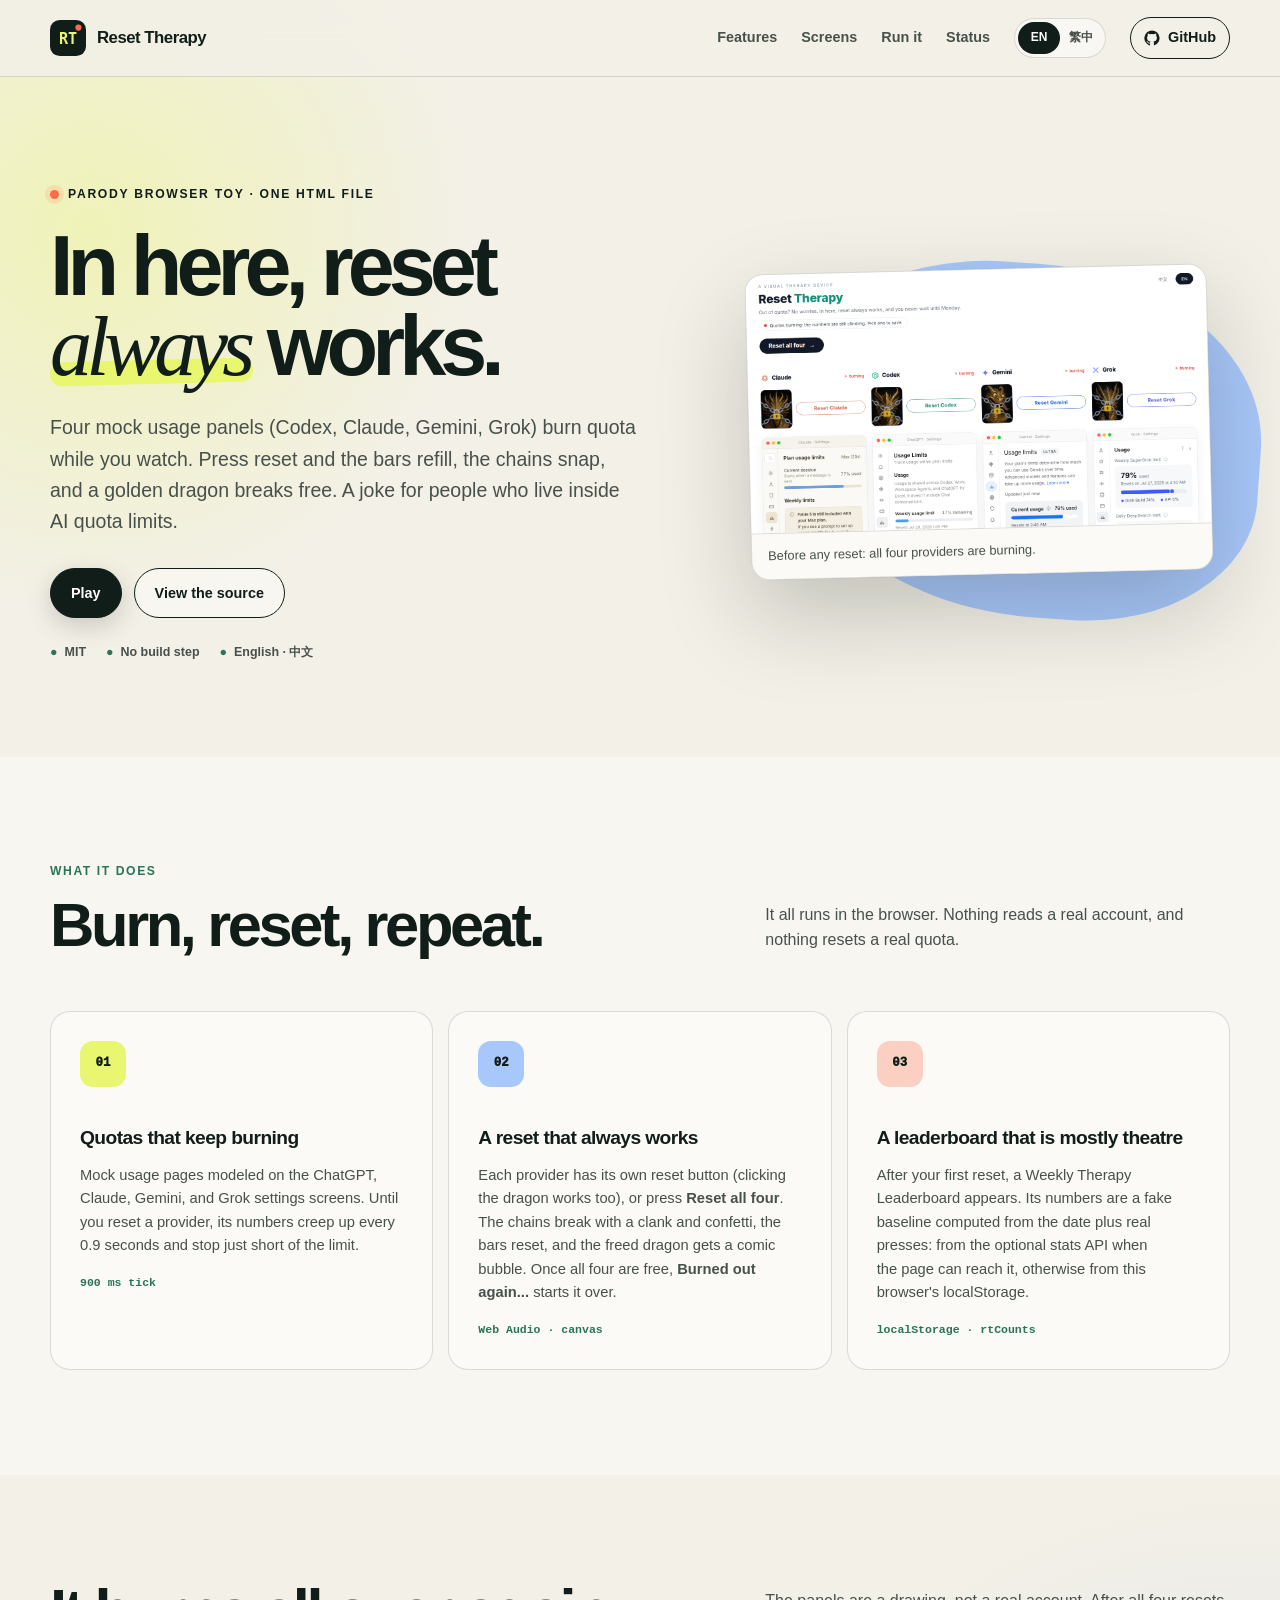
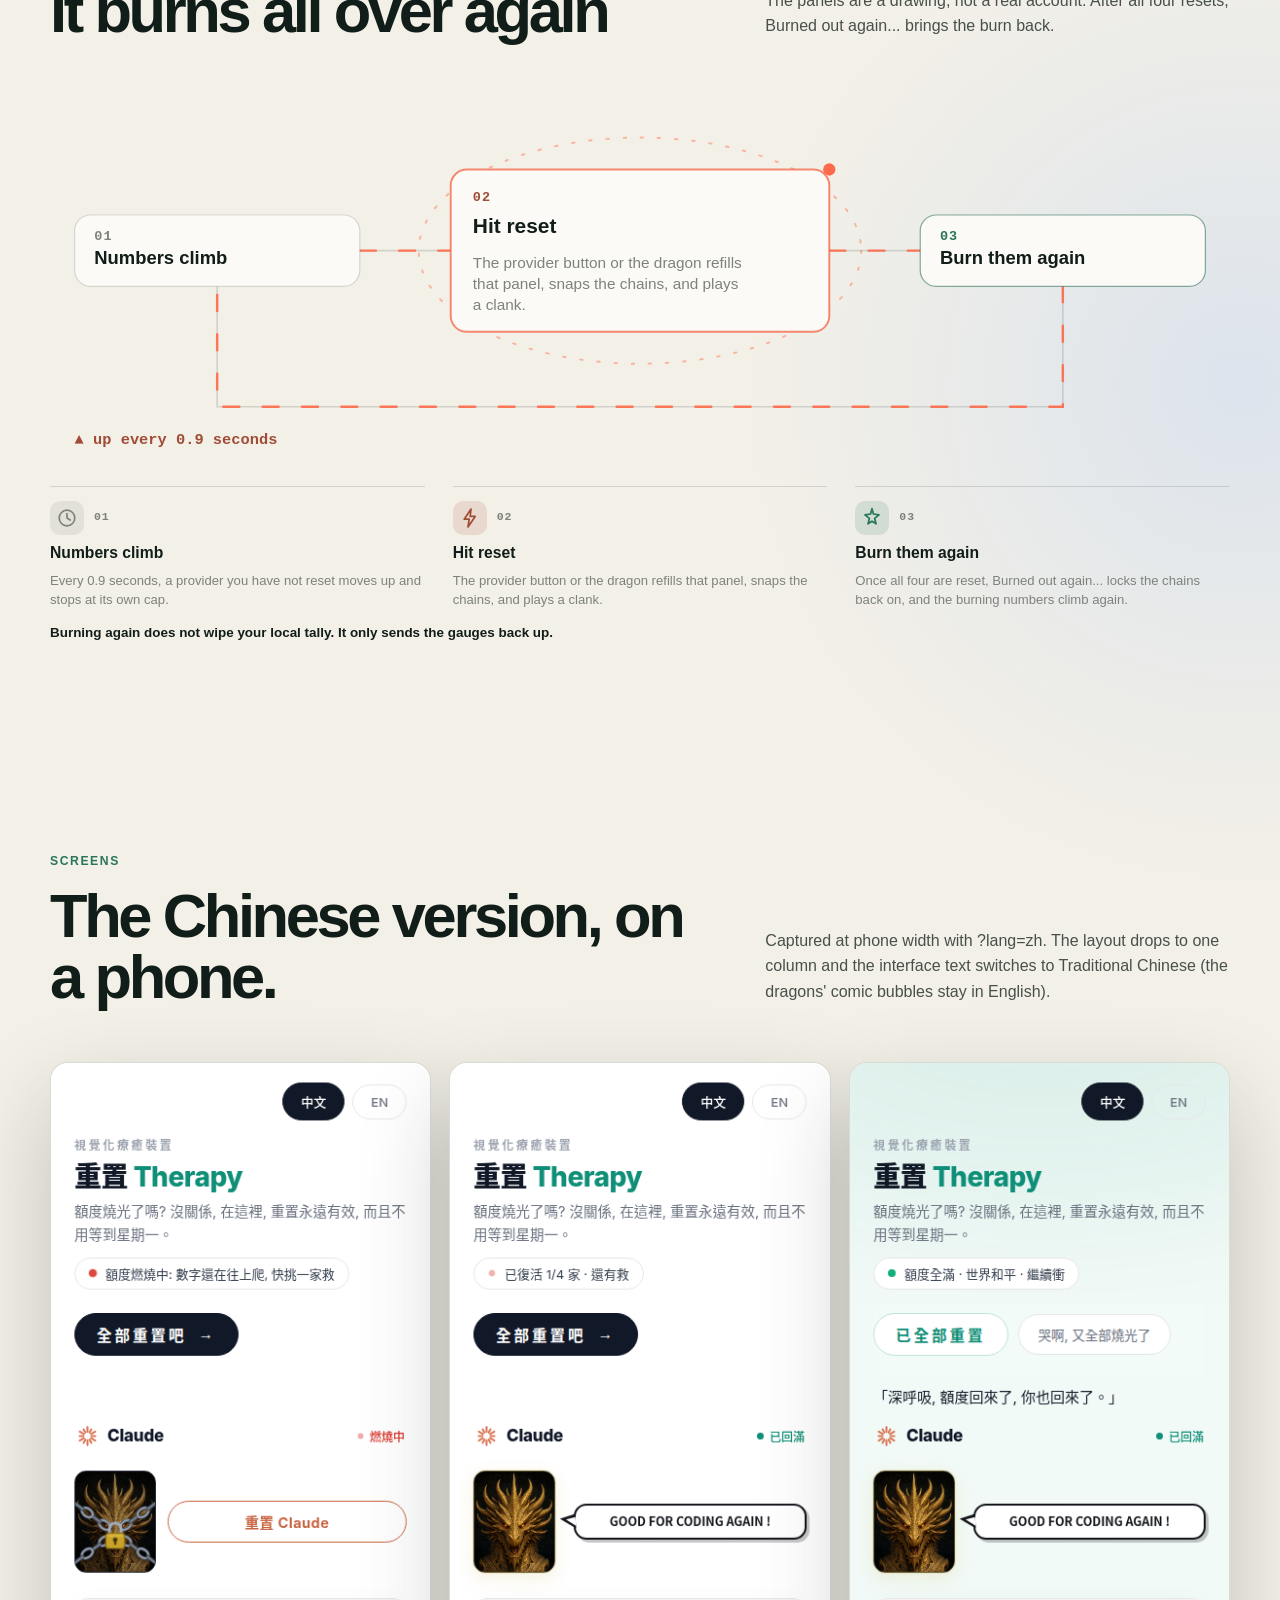
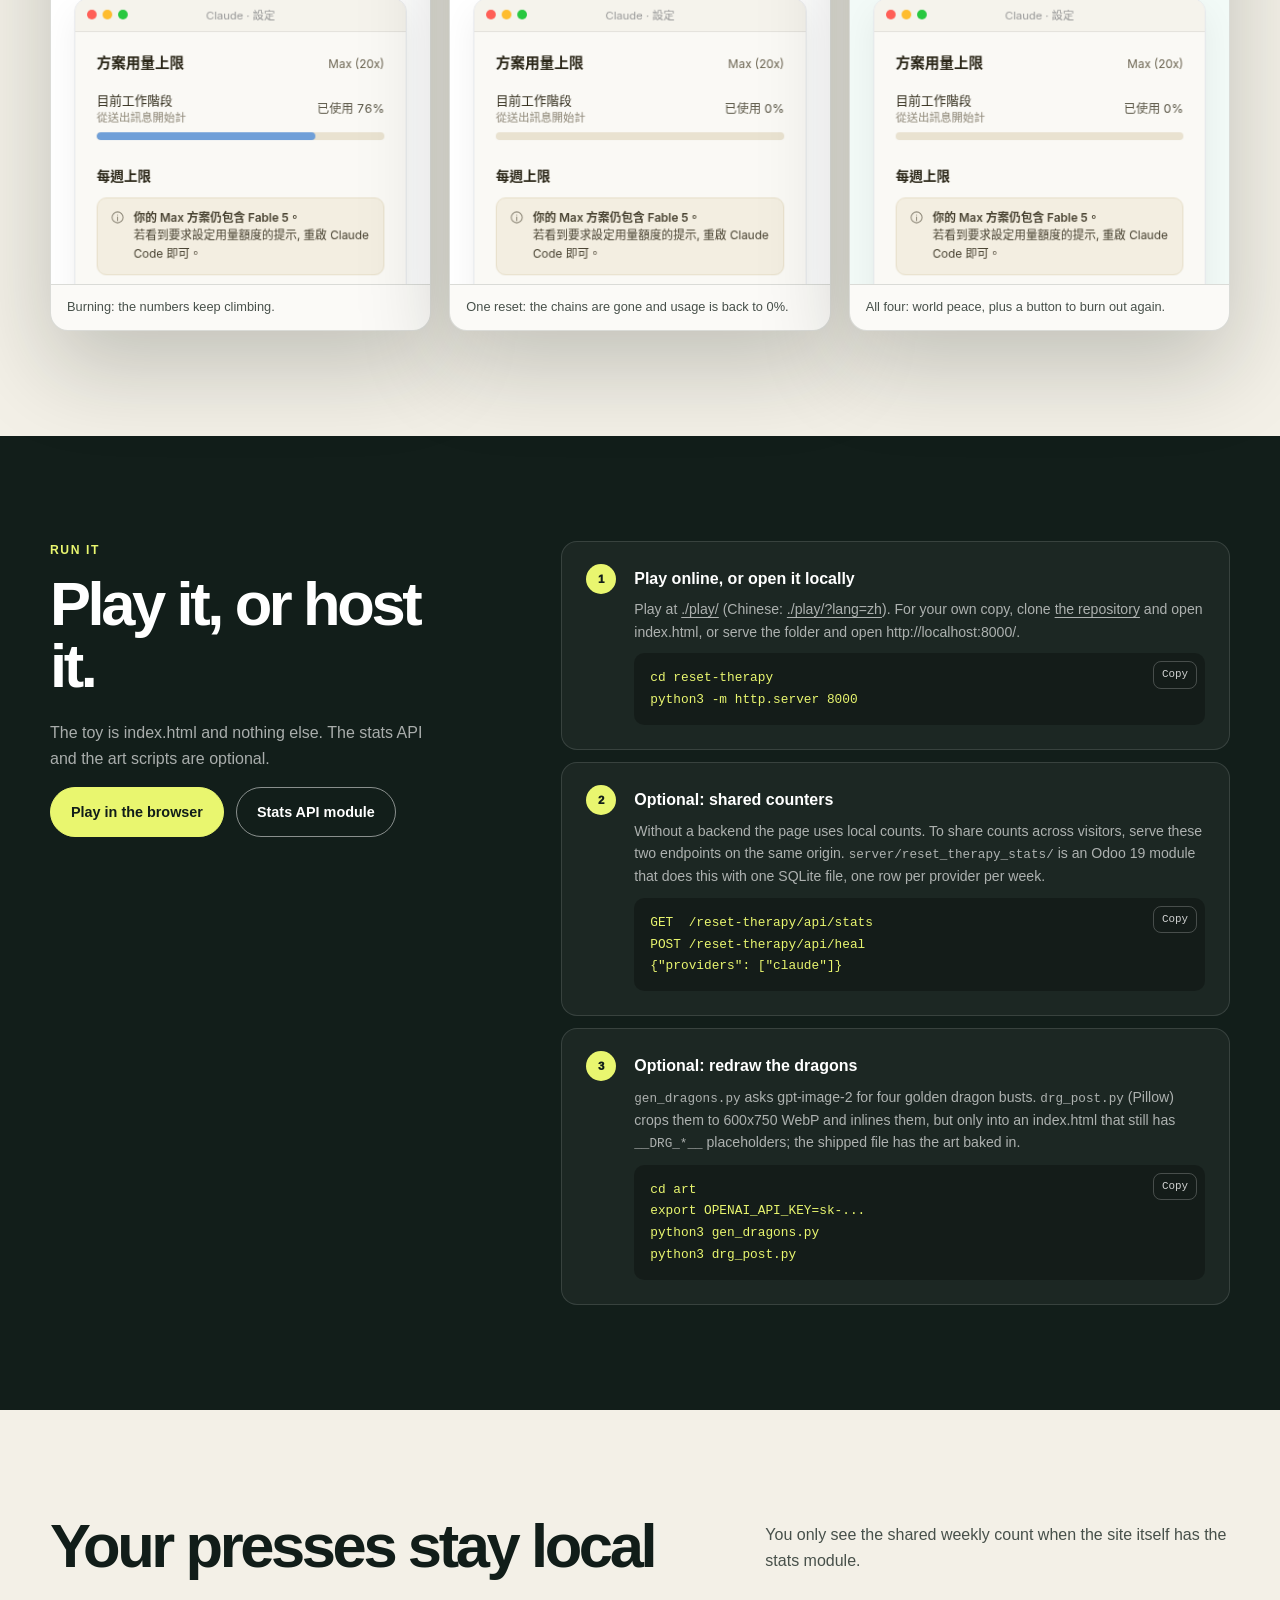
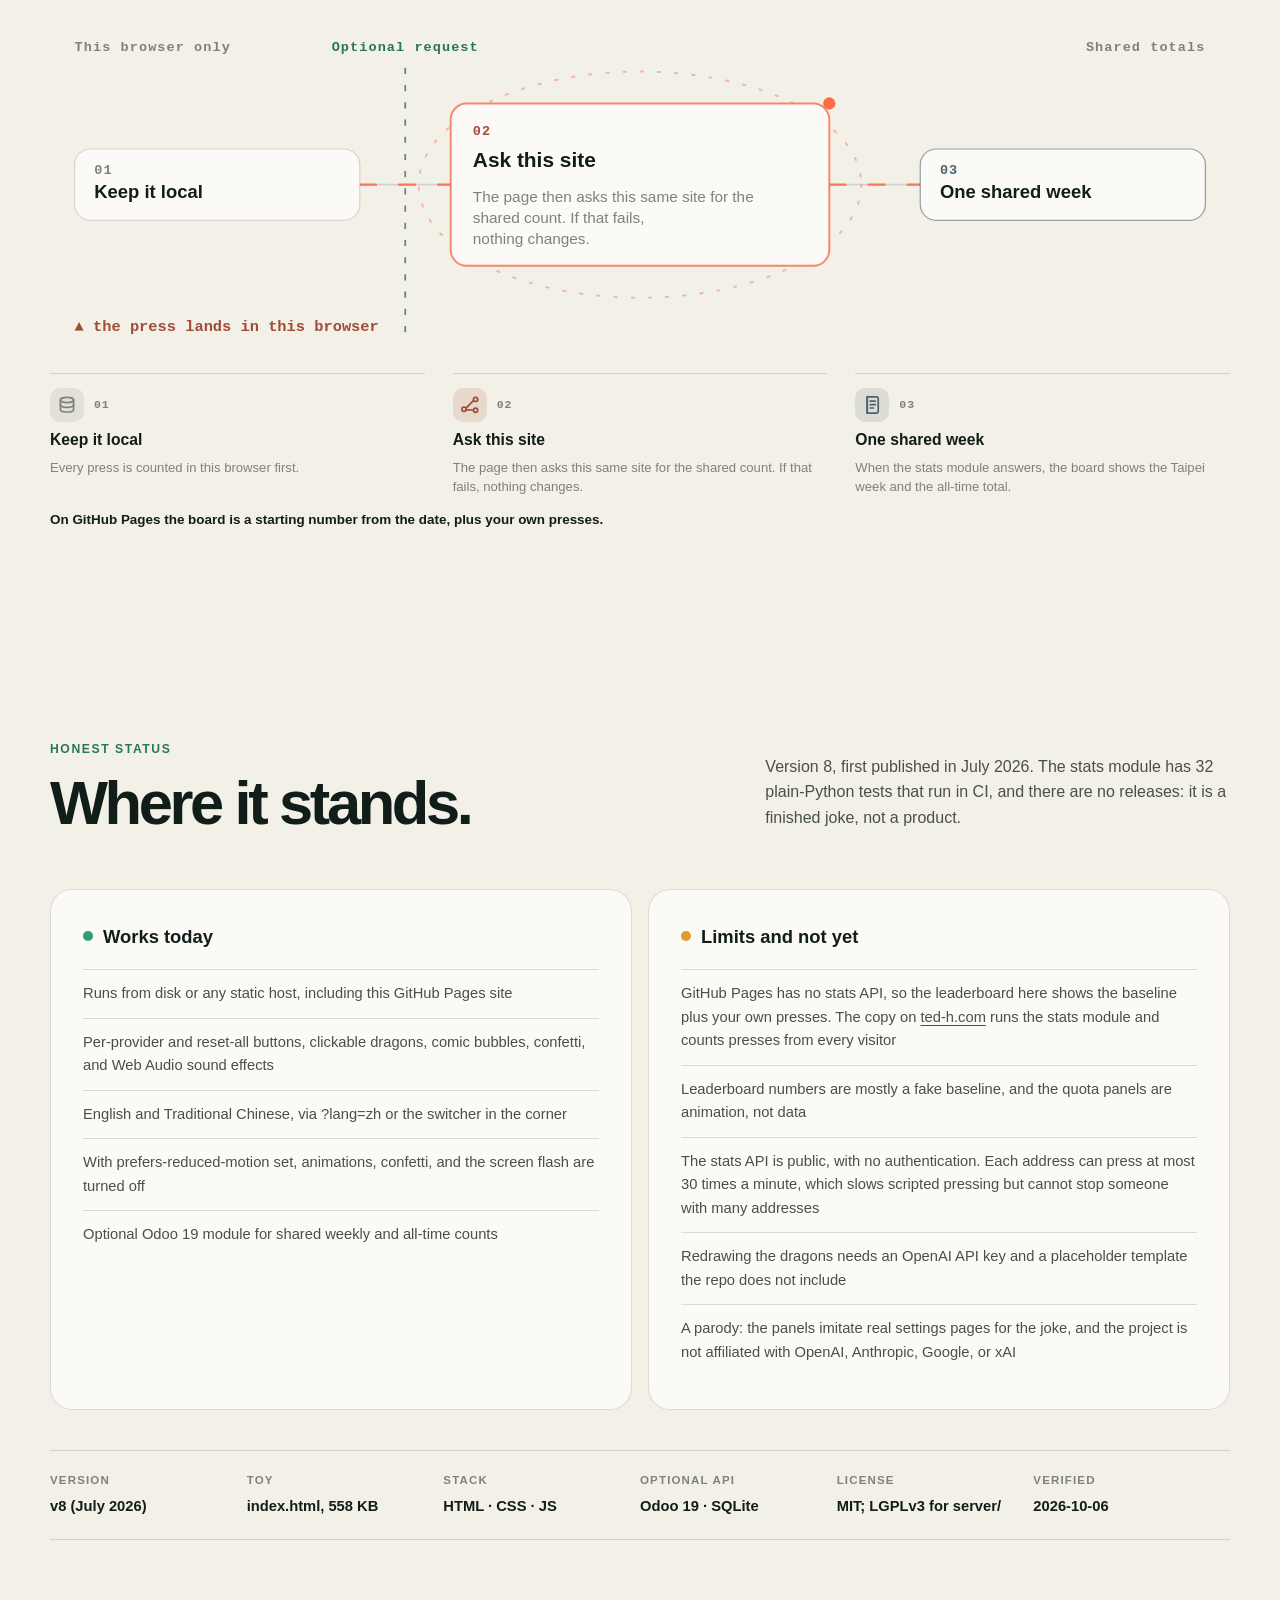
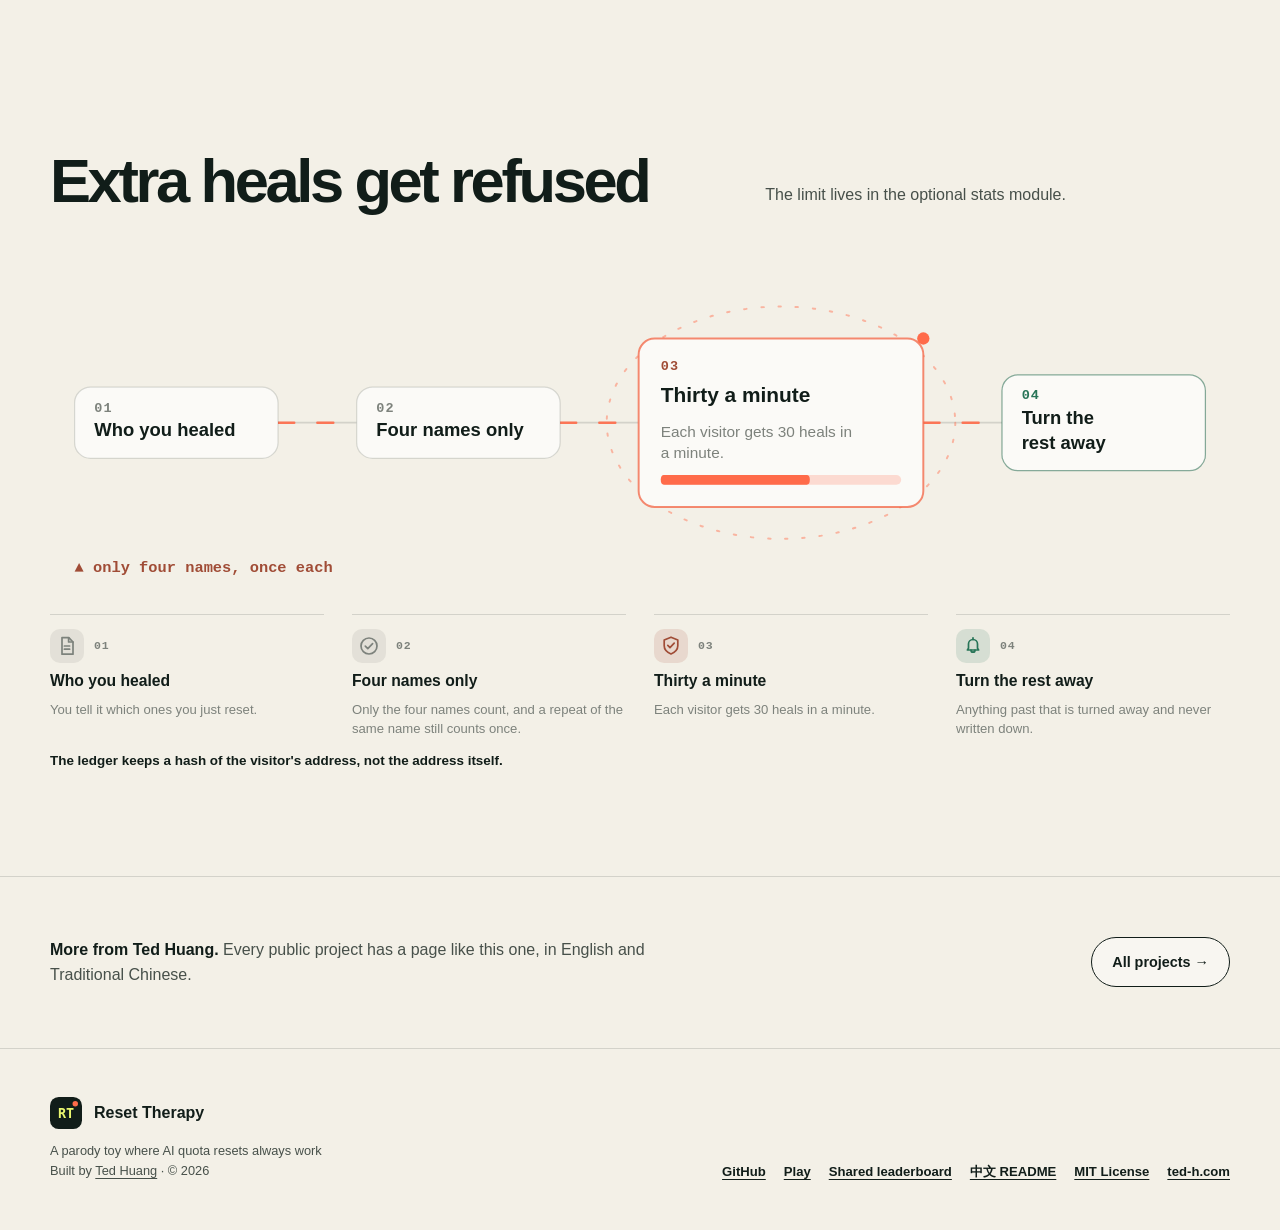
<file: site/index.html>
<!doctype html>
<!-- Generated from site/page.json by the project-page kit (https://github.com/teddashh/teddashh.github.io/tree/main/kit). Edit page.json, then re-render. -->
<html lang="en" data-lang="en" data-title-en="Reset Therapy · A parody toy where AI quota resets always work" data-title-zh="Reset Therapy · AI 額度永遠能重置的惡搞小玩具" data-desc-en="A one-file browser toy: four mock AI usage panels burn quota in real time, and pressing reset frees a chained golden dragon. Play it on GitHub Pages; an optional Odoo module adds shared counts." data-desc-zh="單一 HTML 檔的瀏覽器小玩具：四個仿造的 AI 用量面板即時燒額度，按下重置就能放出被鎖鏈綁住的黃金龍。可以直接在 GitHub Pages 上玩，選配的 Odoo 模組能讓訪客共用次數。">
<head>
<meta charset="utf-8">
<meta name="viewport" content="width=device-width, initial-scale=1">
<meta http-equiv="Content-Security-Policy" content="default-src 'none'; style-src 'self'; script-src 'self'; img-src 'self' data:; connect-src 'none'; base-uri 'none'; form-action 'none'">
<meta name="theme-color" content="#111d19">
<title>Reset Therapy · A parody toy where AI quota resets always work</title>
<meta name="description" content="A one-file browser toy: four mock AI usage panels burn quota in real time, and pressing reset frees a chained golden dragon. Play it on GitHub Pages; an optional Odoo module adds shared counts.">
<link rel="canonical" href="https://teddashh.github.io/reset-therapy/">
<link rel="alternate" hreflang="en" href="https://teddashh.github.io/reset-therapy/">
<link rel="alternate" hreflang="zh-Hant" href="https://teddashh.github.io/reset-therapy/?lang=zh-TW">
<link rel="alternate" hreflang="x-default" href="https://teddashh.github.io/reset-therapy/">
<meta property="og:type" content="website">
<meta property="og:title" content="Reset Therapy · A parody toy where AI quota resets always work">
<meta property="og:description" content="A one-file browser toy: four mock AI usage panels burn quota in real time, and pressing reset frees a chained golden dragon. Play it on GitHub Pages; an optional Odoo module adds shared counts.">
<meta property="og:url" content="https://teddashh.github.io/reset-therapy/">
<meta name="twitter:card" content="summary">
<link rel="icon" href="favicon.svg" type="image/svg+xml">
<link rel="stylesheet" href="styles.css">
<script src="lang.js"></script>
<script src="app.js" defer></script>
<link rel="stylesheet" href="flow.css">
<script src="flow.js" defer></script>
<script type="application/ld+json">{"@context": "https://schema.org", "@type": "SoftwareSourceCode", "name": "Reset Therapy", "codeRepository": "https://github.com/teddashh/reset-therapy", "description": "A one-file browser toy: four mock AI usage panels burn quota in real time, and pressing reset frees a chained golden dragon. Play it on GitHub Pages; an optional Odoo module adds shared counts.", "author": {"@type": "Person", "name": "Ted Huang", "url": "https://www.ted-h.com"}, "url": "https://teddashh.github.io/reset-therapy/", "programmingLanguage": "HTML", "license": "https://spdx.org/licenses/MIT.html"}</script>
</head>
<body>
<a class="skip-link" href="#main"><span class="lang-en">Skip to content</span><span class="lang-zh" lang="zh-Hant">跳到主要內容</span></a>
<header class="site-header"><div class="header-inner">
<a class="brand" href="#top"><img src="logo.svg" alt="" width="36" height="36"><span>Reset Therapy</span></a>
<button class="menu-button" type="button" aria-expanded="false" aria-controls="site-navigation"><span class="lang-en">Menu</span><span class="lang-zh" lang="zh-Hant">選單</span></button>
<nav class="site-nav" id="site-navigation" aria-label="Primary">
<a href="#features"><span class="lang-en">Features</span><span class="lang-zh" lang="zh-Hant">功能</span></a><a href="#screens"><span class="lang-en">Screens</span><span class="lang-zh" lang="zh-Hant">畫面</span></a><a href="#start"><span class="lang-en">Run it</span><span class="lang-zh" lang="zh-Hant">執行</span></a><a href="#status"><span class="lang-en">Status</span><span class="lang-zh" lang="zh-Hant">目前狀態</span></a>
<div class="language-switch" role="group" aria-label="Language / 語言"><button type="button" data-language="en" aria-pressed="true">EN</button><button type="button" data-language="zh" aria-pressed="false">繁中</button></div>
<a class="github-link" href="https://github.com/teddashh/reset-therapy"><svg viewBox="0 0 24 24" aria-hidden="true"><path fill="currentColor" d="M12 .7a11.5 11.5 0 0 0-3.64 22.4c.58.1.79-.25.79-.56v-2.24c-3.22.7-3.9-1.37-3.9-1.37-.52-1.34-1.28-1.7-1.28-1.7-1.05-.72.08-.7.08-.7 1.16.08 1.77 1.19 1.77 1.19 1.03 1.77 2.7 1.26 3.36 .96 .1-.75.4-1.26.73-1.55-2.57-.29-5.28-1.29-5.28-5.69 0-1.26.45-2.28 1.19-3.09-.12-.29-.52-1.46.11-3.05 0 0 .97-.31 3.16 1.18a10.96 10.96 0 0 1 5.76 0c2.2-1.49 3.16-1.18 3.16-1.18.63 1.59.23 2.76.11 3.05 .74 .81 1.19 1.83 1.19 3.09 0 4.42-2.72 5.39-5.3 5.68 .42 .36.79 1.07.79 2.16v3.21c0 .31.21 .67 .8.56A11.5 11.5 0 0 0 12 .7Z"/></svg><span>GitHub</span></a>
</nav>
</div></header>
<main id="main">
<section class="hero" id="top"><div class="hero-copy"><div class="eyebrow"><span class="lang-en">Parody browser toy · One HTML file</span><span class="lang-zh" lang="zh-Hant">惡搞瀏覽器小玩具 · 單一 HTML 檔</span></div><h1 class="lang-en">In here, reset <em>always</em> works.</h1><h1 class="lang-zh" lang="zh-Hant">這裡的重置<em>永遠</em>有效。</h1><p class="lang-en">Four mock usage panels (Codex, Claude, Gemini, Grok) burn quota while you watch. Press reset and the bars refill, the chains snap, and a golden dragon breaks free. A joke for people who live inside AI quota limits.</p><p class="lang-zh" lang="zh-Hant">四個仿造的用量面板（Codex、Claude、Gemini、Grok）就在你眼前燒額度。按下重置，額度回滿、鎖鏈斷開，黃金龍重獲自由。獻給活在 AI 額度上限裡的人。</p><div class="button-row"><a class="lang-en button button-primary" href="./play/">Play</a><a class="lang-zh button button-primary" lang="zh-Hant" href="./play/?lang=zh">開始玩</a><a class="button button-secondary" href="https://github.com/teddashh/reset-therapy"><span class="lang-en">View the source</span><span class="lang-zh" lang="zh-Hant">查看原始碼</span></a></div><div class="hero-notes"><span>MIT</span><span class="lang-en">No build step</span><span class="lang-zh" lang="zh-Hant">不用建置</span><span>English · 中文</span></div></div><div class="visual-wrap is-image"><figure class="shot"><img src="assets/screenshot-desktop.png" alt="Reset Therapy in a desktop browser, English interface: four chained golden dragons with reset buttons above mock usage panels for Claude, Codex, Gemini, and Grok, all marked burning" loading="eager"><figcaption><span class="lang-en">Before any reset: all four providers are burning.</span><span class="lang-zh" lang="zh-Hant">還沒重置：四家都在燃燒中。</span></figcaption></figure></div></section>
<section class="tinted" id="features"><div class="section"><div class="section-heading "><div><div class="section-kicker"><span class="lang-en">What it does</span><span class="lang-zh" lang="zh-Hant">功能</span></div><h2 class="lang-en">Burn, reset, repeat.</h2><h2 class="lang-zh" lang="zh-Hant">燒光、重置、再來一次。</h2></div><p class="lang-en">It all runs in the browser. Nothing reads a real account, and nothing resets a real quota.</p><p class="lang-zh" lang="zh-Hant">全部在瀏覽器裡執行，不讀任何真實帳號，也不會重置任何真實額度。</p></div><div class="card-grid"><article class="card"><div class="card-icon">01</div><h3 class="lang-en">Quotas that keep burning</h3><h3 class="lang-zh" lang="zh-Hant">一直在燒的額度</h3><p class="lang-en">Mock usage pages modeled on the ChatGPT, Claude, Gemini, and Grok settings screens. Until you reset a provider, its numbers creep up every 0.9 seconds and stop just short of the limit.</p><p class="lang-zh" lang="zh-Hant">仿照 ChatGPT、Claude、Gemini、Grok 設定畫面做的用量頁。還沒重置的那幾家，數字每 0.9 秒往上爬一點，一路爬到快滿才停。</p><span class="tag">900 ms tick</span></article><article class="card"><div class="card-icon">02</div><h3 class="lang-en">A reset that always works</h3><h3 class="lang-zh" lang="zh-Hant">永遠有效的重置</h3><p class="lang-en">Each provider has its own reset button (clicking the dragon works too), or press <strong>Reset all four</strong>. The chains break with a clank and confetti, the bars reset, and the freed dragon gets a comic bubble. Once all four are free, <strong>Burned out again...</strong> starts it over.</p><p class="lang-zh" lang="zh-Hant">每家都有自己的重置鈕（直接點龍也可以），或是按<strong>全部重置吧</strong>一次救四家。鎖鏈噹啷斷開、彩帶噴出、用量歸零，重獲自由的龍會冒出漫畫對話框。四家都救回來之後，按<strong>哭啊, 又全部燒光了</strong>就一切重來。</p><span class="tag">Web Audio · canvas</span></article><article class="card"><div class="card-icon">03</div><h3 class="lang-en">A leaderboard that is mostly theatre</h3><h3 class="lang-zh" lang="zh-Hant">大半是演出來的排行榜</h3><p class="lang-en">After your first reset, a Weekly Therapy Leaderboard appears. Its numbers are a fake baseline computed from the date plus real presses: from the optional stats API when the page can reach it, otherwise from this browser&#x27;s localStorage.</p><p class="lang-zh" lang="zh-Hant">第一次重置之後，會出現本週療癒排行榜。上面的數字是依日期算出來的假基準值，加上真實的重置次數：連得到選配的統計 API 就用全站累計，連不到就用這個瀏覽器 localStorage 裡的次數。</p><span class="tag">localStorage · rtCounts</span></article></div></div></section>
<section class="section" id="burn-cycle"><div class="section-heading "><div><h2 class="lang-en">It burns all over again</h2><h2 class="lang-zh" lang="zh-Hant">爬滿了還能再燒</h2></div><p class="lang-en">The panels are a drawing, not a real account. After all four resets, Burned out again... brings the burn back.</p><p class="lang-zh" lang="zh-Hant">面板是畫出來的，不是真的帳號。四家都重置以後，按「哭啊，又全部燒光了」，燒就回來了。</p></div><figure class="fd lang-en" data-fd="{&quot;columns&quot;:[[0],[1],[2]],&quot;core&quot;:1,&quot;loop&quot;:true}"><ol class="fd-legend"><li class="fd-node" data-step="0" data-tone="neutral" data-icon="clock"><span class="fd-head"><span class="fd-chip"></span><span class="fd-step" aria-hidden="true">01</span></span><p class="fd-title">Numbers climb</p><p class="fd-note">Every 0.9 seconds, a provider you have not reset moves up and stops at its own cap.</p><span class="fd-link" aria-hidden="true"></span></li><li class="fd-node" data-step="1" data-tone="accent" data-icon="bolt"><span class="fd-head"><span class="fd-chip"></span><span class="fd-step" aria-hidden="true">02</span></span><p class="fd-title">Hit reset</p><p class="fd-note">The provider button or the dragon refills that panel, snaps the chains, and plays a clank.</p><span class="fd-link" aria-hidden="true"></span></li><li class="fd-node" data-step="2" data-tone="warn" data-icon="spark"><span class="fd-head"><span class="fd-chip"></span><span class="fd-step" aria-hidden="true">03</span></span><p class="fd-title">Burn them again</p><p class="fd-note">Once all four are reset, Burned out again... locks the chains back on, and the burning numbers climb again.</p></li></ol><ul class="fd-ticks"><li>up every 0.9 seconds</li><li>reset snaps that dragon&#x27;s chains</li><li>all four reset, then it burns</li></ul><figcaption>Burning again does not wipe your local tally. It only sends the gauges back up.</figcaption></figure><figure class="fd lang-zh" lang="zh-Hant" data-fd="{&quot;columns&quot;:[[0],[1],[2]],&quot;core&quot;:1,&quot;loop&quot;:true}"><ol class="fd-legend"><li class="fd-node" data-step="0" data-tone="neutral" data-icon="clock"><span class="fd-head"><span class="fd-chip"></span><span class="fd-step" aria-hidden="true">01</span></span><p class="fd-title">數字往上爬</p><p class="fd-note">還沒重置的那一家，每 0.9 秒往上走，碰到它自己的上限就停。</p><span class="fd-link" aria-hidden="true"></span></li><li class="fd-node" data-step="1" data-tone="accent" data-icon="bolt"><span class="fd-head"><span class="fd-chip"></span><span class="fd-step" aria-hidden="true">02</span></span><p class="fd-title">按下去就滿</p><p class="fd-note">按那一家的按鈕，或點那隻龍，面板回滿、鎖鏈斷開，並發出斷開的聲音。</p><span class="fd-link" aria-hidden="true"></span></li><li class="fd-node" data-step="2" data-tone="warn" data-icon="spark"><span class="fd-head"><span class="fd-chip"></span><span class="fd-step" aria-hidden="true">03</span></span><p class="fd-title">又燒回去</p><p class="fd-note">四家都重置之後，按「哭啊，又全部燒光了」會把鎖鏈鎖回去，燃燒中的數字再往上爬。</p></li></ol><ul class="fd-ticks"><li>每 0.9 秒往上</li><li>重置會打斷那隻龍的鎖鏈</li><li>四家都重置才再燒</li></ul><figcaption>再燒一次不會清掉你留在本機的次數，只是讓儀表重新往上爬。</figcaption></figure></section>
<section class="section" id="screens"><div class="section-heading "><div><div class="section-kicker"><span class="lang-en">Screens</span><span class="lang-zh" lang="zh-Hant">畫面</span></div><h2 class="lang-en">The Chinese version, on a phone.</h2><h2 class="lang-zh" lang="zh-Hant">手機上的中文版。</h2></div><p class="lang-en">Captured at phone width with ?lang=zh. The layout drops to one column and the interface text switches to Traditional Chinese (the dragons&#x27; comic bubbles stay in English).</p><p class="lang-zh" lang="zh-Hant">用手機寬度加上 ?lang=zh 擷取：版面收成單欄，介面文字換成繁體中文（龍的漫畫對話框維持英文）。</p></div><div class="showcase-grid n3"><figure class="shot"><img src="assets/screenshot-mobile.png" alt="Chinese interface on a phone: Claude&#x27;s dragon in chains next to its reset button, session usage at 76 percent, status burning" loading="lazy"><figcaption><span class="lang-en">Burning: the numbers keep climbing.</span><span class="lang-zh" lang="zh-Hant">燃燒中：數字還在往上爬。</span></figcaption></figure><figure class="shot"><img src="assets/screenshot-mobile-reset-one.png" alt="After resetting Claude: the dragon is free with a comic bubble, usage back to 0 percent, and the status line reads 1 of 4 restored" loading="lazy"><figcaption><span class="lang-en">One reset: the chains are gone and usage is back to 0%.</span><span class="lang-zh" lang="zh-Hant">重置一家：鎖鏈不見了，用量回到 0%。</span></figcaption></figure><figure class="shot"><img src="assets/screenshot-mobile-reset-all.png" alt="After Reset all four: the status line reads quotas full and world peace, with a second button for burning out again" loading="lazy"><figcaption><span class="lang-en">All four: world peace, plus a button to burn out again.</span><span class="lang-zh" lang="zh-Hant">四家全滿：世界和平，外加一顆再燒光一次的按鈕。</span></figcaption></figure></div></section>
<section class="dark-band" id="start"><div class="section qs-grid"><div><div class="section-kicker"><span class="lang-en">Run it</span><span class="lang-zh" lang="zh-Hant">執行</span></div><h2 class="lang-en">Play it, or host it.</h2><h2 class="lang-zh" lang="zh-Hant">線上直接玩，自己也能架。</h2><p class="lang-en">The toy is index.html and nothing else. The stats API and the art scripts are optional.</p><p class="lang-zh" lang="zh-Hant">玩具本體就只有 index.html，統計 API 和美術腳本都是選配。</p><div class="button-row"><a class="lang-en button button-primary" href="./play/">Play in the browser</a><a class="lang-zh button button-primary" lang="zh-Hant" href="./play/?lang=zh">在瀏覽器裡玩</a><a class="button button-secondary" href="https://github.com/teddashh/reset-therapy/tree/main/server/reset_therapy_stats"><span class="lang-en">Stats API module</span><span class="lang-zh" lang="zh-Hant">統計 API 模組</span></a></div></div><div class="steps"><article class="step"><h3 class="lang-en">Play online, or open it locally</h3><h3 class="lang-zh" lang="zh-Hant">線上玩，或在本機打開</h3><p class="lang-en">Play at <a href="./play/">./play/</a> (Chinese: <a href="./play/?lang=zh">./play/?lang=zh</a>). For your own copy, clone <a href="https://github.com/teddashh/reset-therapy">the repository</a> and open index.html, or serve the folder and open http://localhost:8000/.</p><p class="lang-zh" lang="zh-Hant">線上版在 <a href="./play/?lang=zh">./play/?lang=zh</a>。想自己跑一份，就把 <a href="https://github.com/teddashh/reset-therapy">這個 repo</a> clone 下來，直接用瀏覽器打開 index.html，或用下面的指令架起來，再打開 http://localhost:8000/。</p><div class="code-wrap"><pre class="code" id="code-1">cd reset-therapy
python3 -m http.server 8000</pre><button class="copy" type="button" data-copy="code-1"><span class="idle"><span class="lang-en">Copy</span><span class="lang-zh" lang="zh-Hant">複製</span></span><span class="done"><span class="lang-en">Copied</span><span class="lang-zh" lang="zh-Hant">已複製</span></span></button></div></article><article class="step"><h3 class="lang-en">Optional: shared counters</h3><h3 class="lang-zh" lang="zh-Hant">選配：全站共用的次數</h3><p class="lang-en">Without a backend the page uses local counts. To share counts across visitors, serve these two endpoints on the same origin. <code class="nowrap">server/reset_therapy_stats/</code> is an Odoo 19 module that does this with one SQLite file, one row per provider per week.</p><p class="lang-zh" lang="zh-Hant">沒有後端時，頁面用的是本機次數。想讓所有訪客看到同一份數字，就在同一個網域提供下面兩個端點。<code class="nowrap">server/reset_therapy_stats/</code> 是 Odoo 19 模組版的實作，次數存在一個 SQLite 檔，每家每週一列。</p><div class="code-wrap"><pre class="code" id="code-2">GET  /reset-therapy/api/stats
POST /reset-therapy/api/heal
{&quot;providers&quot;: [&quot;claude&quot;]}</pre><button class="copy" type="button" data-copy="code-2"><span class="idle"><span class="lang-en">Copy</span><span class="lang-zh" lang="zh-Hant">複製</span></span><span class="done"><span class="lang-en">Copied</span><span class="lang-zh" lang="zh-Hant">已複製</span></span></button></div></article><article class="step"><h3 class="lang-en">Optional: redraw the dragons</h3><h3 class="lang-zh" lang="zh-Hant">選配：重畫四條龍</h3><p class="lang-en"><code class="nowrap">gen_dragons.py</code> asks gpt-image-2 for four golden dragon busts. <code class="nowrap">drg_post.py</code> (Pillow) crops them to 600x750 WebP and inlines them, but only into an index.html that still has <code class="nowrap">__DRG_*__</code> placeholders; the shipped file has the art baked in.</p><p class="lang-zh" lang="zh-Hant"><code class="nowrap">gen_dragons.py</code> 呼叫 gpt-image-2 生成四張黃金龍半身像，<code class="nowrap">drg_post.py</code>（需要 Pillow）再把圖裁成 600x750 的 WebP 內嵌進去。不過它只能寫進還留著 <code class="nowrap">__DRG_*__</code> 預留標記的 index.html，repo 裡的版本已經把圖內嵌好了。</p><div class="code-wrap"><pre class="code" id="code-3">cd art
export OPENAI_API_KEY=sk-...
python3 gen_dragons.py
python3 drg_post.py</pre><button class="copy" type="button" data-copy="code-3"><span class="idle"><span class="lang-en">Copy</span><span class="lang-zh" lang="zh-Hant">複製</span></span><span class="done"><span class="lang-en">Copied</span><span class="lang-zh" lang="zh-Hant">已複製</span></span></button></div></article></div></div></section>
<section class="section" id="count-home"><div class="section-heading "><div><h2 class="lang-en">Your presses stay local</h2><h2 class="lang-zh" lang="zh-Hant">你的次數在本機</h2></div><p class="lang-en">You only see the shared weekly count when the site itself has the stats module.</p><p class="lang-zh" lang="zh-Hant">只有網站本身裝了統計模組，才看得到大家一起算的本週次數。</p></div><figure class="fd lang-en" data-fd="{&quot;columns&quot;:[[0],[1],[2]],&quot;core&quot;:1,&quot;boundaryAfter&quot;:0}"><ol class="fd-legend"><li class="fd-node" data-step="0" data-tone="neutral" data-icon="database"><span class="fd-head"><span class="fd-chip"></span><span class="fd-step" aria-hidden="true">01</span></span><p class="fd-title">Keep it local</p><p class="fd-note">Every press is counted in this browser first.</p><span class="fd-link" aria-hidden="true"></span></li><li class="fd-node" data-step="1" data-tone="accent" data-icon="route"><span class="fd-head"><span class="fd-chip"></span><span class="fd-step" aria-hidden="true">02</span></span><p class="fd-title">Ask this site</p><p class="fd-note">The page then asks this same site for the shared count. If that fails, nothing changes.</p><span class="fd-link" aria-hidden="true"></span></li><li class="fd-node" data-step="2" data-tone="info" data-icon="ledger"><span class="fd-head"><span class="fd-chip"></span><span class="fd-step" aria-hidden="true">03</span></span><p class="fd-title">One shared week</p><p class="fd-note">When the stats module answers, the board shows the Taipei week and the all-time total.</p></li></ol><ul class="fd-ticks"><li>the press lands in this browser</li><li>silence keeps your own number</li><li>an answer brings the shared week</li></ul><ul class="fd-zones"><li>This browser only</li><li>Optional request</li><li>Shared totals</li></ul><figcaption>On GitHub Pages the board is a starting number from the date, plus your own presses.</figcaption></figure><figure class="fd lang-zh" lang="zh-Hant" data-fd="{&quot;columns&quot;:[[0],[1],[2]],&quot;core&quot;:1,&quot;boundaryAfter&quot;:0}"><ol class="fd-legend"><li class="fd-node" data-step="0" data-tone="neutral" data-icon="database"><span class="fd-head"><span class="fd-chip"></span><span class="fd-step" aria-hidden="true">01</span></span><p class="fd-title">先記在本機</p><p class="fd-note">你每按一次，都先記在這個瀏覽器裡。</p><span class="fd-link" aria-hidden="true"></span></li><li class="fd-node" data-step="1" data-tone="accent" data-icon="route"><span class="fd-head"><span class="fd-chip"></span><span class="fd-step" aria-hidden="true">02</span></span><p class="fd-title">再問這個網站</p><p class="fd-note">頁面再跟這個網站要大家的次數。要不到的話，什麼都不改。</p><span class="fd-link" aria-hidden="true"></span></li><li class="fd-node" data-step="2" data-tone="info" data-icon="ledger"><span class="fd-head"><span class="fd-chip"></span><span class="fd-step" aria-hidden="true">03</span></span><p class="fd-title">改用全站本週</p><p class="fd-note">統計模組一有回應，排行榜就改看台北的本週和累計總數。</p></li></ol><ul class="fd-ticks"><li>按下就先記在這台</li><li>問不到就還是自己的</li><li>有回應才換成大家的本週</li></ul><ul class="fd-zones"><li>只有這台瀏覽器</li><li>選配的請求</li><li>全站的總數</li></ul><figcaption>在 GitHub Pages 上，排行榜是依日期的起始數字，加上你自己按的次數。</figcaption></figure></section>
<section class="section" id="status"><div class="section-heading "><div><div class="section-kicker"><span class="lang-en">Honest status</span><span class="lang-zh" lang="zh-Hant">誠實的現況</span></div><h2 class="lang-en">Where it stands.</h2><h2 class="lang-zh" lang="zh-Hant">目前的樣子。</h2></div><p class="lang-en">Version 8, first published in July 2026. The stats module has 32 plain-Python tests that run in CI, and there are no releases: it is a finished joke, not a product.</p><p class="lang-zh" lang="zh-Hant">第 8 版，2026 年 7 月首次發佈。統計模組有 32 個純 Python 測試，會在 CI 上執行；沒有 release：這是一個完成的玩笑，不是產品。</p></div><div class="status-grid"><div class="status-col"><h3 class="lang-en">Works today</h3><h3 class="lang-zh" lang="zh-Hant">目前可用</h3><ul><li class="lang-en">Runs from disk or any static host, including this GitHub Pages site</li><li class="lang-zh" lang="zh-Hant">直接開檔或放在任何靜態主機都能跑，包括這個 GitHub Pages 網站</li><li class="lang-en">Per-provider and reset-all buttons, clickable dragons, comic bubbles, confetti, and Web Audio sound effects</li><li class="lang-zh" lang="zh-Hant">單家重置、全部重置、可以點的龍、漫畫對話框、彩帶與 Web Audio 音效</li><li class="lang-en">English and Traditional Chinese, via ?lang=zh or the switcher in the corner</li><li class="lang-zh" lang="zh-Hant">英文與繁體中文，用 ?lang=zh 或右上角的按鈕切換</li><li class="lang-en">With prefers-reduced-motion set, animations, confetti, and the screen flash are turned off</li><li class="lang-zh" lang="zh-Hant">系統開啟「減少動態效果」時，動畫、彩帶和閃屏都會關掉</li><li class="lang-en">Optional Odoo 19 module for shared weekly and all-time counts</li><li class="lang-zh" lang="zh-Hant">選配的 Odoo 19 模組，提供全站共用的每週與累計次數</li></ul></div><div class="status-col is-limits"><h3 class="lang-en">Limits and not yet</h3><h3 class="lang-zh" lang="zh-Hant">限制與尚未完成</h3><ul><li class="lang-en">GitHub Pages has no stats API, so the leaderboard here shows the baseline plus your own presses. The copy on <a href="https://www.ted-h.com/reset-therapy">ted-h.com</a> runs the stats module and counts presses from every visitor</li><li class="lang-zh" lang="zh-Hant">GitHub Pages 上沒有統計 API，所以這裡的排行榜只有基準值加上你自己的次數。<a href="https://www.ted-h.com/zh_TW/reset-therapy">ted-h.com 上的版本</a>掛著統計模組，會累計所有訪客的次數</li><li class="lang-en">Leaderboard numbers are mostly a fake baseline, and the quota panels are animation, not data</li><li class="lang-zh" lang="zh-Hant">排行榜的數字大部分是假的基準值，額度面板也只是動畫，不是真實資料</li><li class="lang-en">The stats API is public, with no authentication. Each address can press at most 30 times a minute, which slows scripted pressing but cannot stop someone with many addresses</li><li class="lang-zh" lang="zh-Hant">統計 API 是公開的，沒有驗證。每個來源位址每分鐘最多 30 次，可以減緩用腳本狂按，但擋不住手上有很多位址的人</li><li class="lang-en">Redrawing the dragons needs an OpenAI API key and a placeholder template the repo does not include</li><li class="lang-zh" lang="zh-Hant">重畫龍需要 OpenAI API 金鑰，還要自備 repo 沒附的預留標記範本</li><li class="lang-en">A parody: the panels imitate real settings pages for the joke, and the project is not affiliated with OpenAI, Anthropic, Google, or xAI</li><li class="lang-zh" lang="zh-Hant">這是惡搞作品：面板模仿真實設定頁只是為了好笑，本專案與 OpenAI、Anthropic、Google、xAI 都沒有關係</li></ul></div></div><dl class="facts"><div class="fact"><dt><span class="lang-en">Version</span><span class="lang-zh" lang="zh-Hant">版本</span></dt><dd><span class="lang-en">v8 (July 2026)</span><span class="lang-zh" lang="zh-Hant">v8（2026 年 7 月）</span></dd></div><div class="fact"><dt><span class="lang-en">Toy</span><span class="lang-zh" lang="zh-Hant">玩具本體</span></dt><dd><span class="lang-en">index.html, 558 KB</span><span class="lang-zh" lang="zh-Hant">index.html，558 KB</span></dd></div><div class="fact"><dt><span class="lang-en">Stack</span><span class="lang-zh" lang="zh-Hant">技術</span></dt><dd><span>HTML · CSS · JS</span></dd></div><div class="fact"><dt><span class="lang-en">Optional API</span><span class="lang-zh" lang="zh-Hant">選配 API</span></dt><dd><span>Odoo 19 · SQLite</span></dd></div><div class="fact"><dt><span class="lang-en">License</span><span class="lang-zh" lang="zh-Hant">授權</span></dt><dd><span class="lang-en">MIT; LGPLv3 for server/</span><span class="lang-zh" lang="zh-Hant">MIT；server/ 為 LGPLv3</span></dd></div><div class="fact"><dt><span class="lang-en">Verified</span><span class="lang-zh" lang="zh-Hant">查核日期</span></dt><dd><span>2026-10-06</span></dd></div></dl></section>
<section class="section" id="heal-limit"><div class="section-heading "><div><h2 class="lang-en">Extra heals get refused</h2><h2 class="lang-zh" lang="zh-Hant">超過就直接拒絕</h2></div><p class="lang-en">The limit lives in the optional stats module.</p><p class="lang-zh" lang="zh-Hant">這個上限只在選配的統計模組裡。</p></div><figure class="fd lang-en" data-fd="{&quot;columns&quot;:[[0],[1],[2],[3]],&quot;core&quot;:2,&quot;meter&quot;:true}"><ol class="fd-legend"><li class="fd-node" data-step="0" data-tone="neutral" data-icon="doc"><span class="fd-head"><span class="fd-chip"></span><span class="fd-step" aria-hidden="true">01</span></span><p class="fd-title">Who you healed</p><p class="fd-note">You tell it which ones you just reset.</p><span class="fd-link" aria-hidden="true"></span></li><li class="fd-node" data-step="1" data-tone="neutral" data-icon="check"><span class="fd-head"><span class="fd-chip"></span><span class="fd-step" aria-hidden="true">02</span></span><p class="fd-title">Four names only</p><p class="fd-note">Only the four names count, and a repeat of the same name still counts once.</p><span class="fd-link" aria-hidden="true"></span></li><li class="fd-node" data-step="2" data-tone="accent" data-icon="shield"><span class="fd-head"><span class="fd-chip"></span><span class="fd-step" aria-hidden="true">03</span></span><p class="fd-title">Thirty a minute</p><p class="fd-note">Each visitor gets 30 heals in a minute.</p><span class="fd-link" aria-hidden="true"></span></li><li class="fd-node" data-step="3" data-tone="warn" data-icon="bell"><span class="fd-head"><span class="fd-chip"></span><span class="fd-step" aria-hidden="true">04</span></span><p class="fd-title">Turn the rest away</p><p class="fd-note">Anything past that is turned away and never written down.</p></li></ol><ul class="fd-ticks"><li>only four names, once each</li><li>a visitor gets thirty a minute</li><li>the rest are not saved</li></ul><figcaption>The ledger keeps a hash of the visitor&#x27;s address, not the address itself.</figcaption></figure><figure class="fd lang-zh" lang="zh-Hant" data-fd="{&quot;columns&quot;:[[0],[1],[2],[3]],&quot;core&quot;:2,&quot;meter&quot;:true}"><ol class="fd-legend"><li class="fd-node" data-step="0" data-tone="neutral" data-icon="doc"><span class="fd-head"><span class="fd-chip"></span><span class="fd-step" aria-hidden="true">01</span></span><p class="fd-title">剛剛重置誰</p><p class="fd-note">你告訴它，剛剛重置的是哪幾家。</p><span class="fd-link" aria-hidden="true"></span></li><li class="fd-node" data-step="1" data-tone="neutral" data-icon="check"><span class="fd-head"><span class="fd-chip"></span><span class="fd-step" aria-hidden="true">02</span></span><p class="fd-title">只認四家</p><p class="fd-note">會算進去的只有那四家。同一個名字就算送兩次，也只算一次。</p><span class="fd-link" aria-hidden="true"></span></li><li class="fd-node" data-step="2" data-tone="accent" data-icon="shield"><span class="fd-head"><span class="fd-chip"></span><span class="fd-step" aria-hidden="true">03</span></span><p class="fd-title">一分鐘三十次</p><p class="fd-note">每位訪客一分鐘有 30 次。</p><span class="fd-link" aria-hidden="true"></span></li><li class="fd-node" data-step="3" data-tone="warn" data-icon="bell"><span class="fd-head"><span class="fd-chip"></span><span class="fd-step" aria-hidden="true">04</span></span><p class="fd-title">多的就拒</p><p class="fd-note">再多的直接擋下，一次都不會寫進去。</p></li></ol><ul class="fd-ticks"><li>四家以外不算</li><li>每人這一分鐘三十次</li><li>擋下的不會入帳</li></ul><figcaption>帳本留的是訪客位址的雜湊，不是位址本身。</figcaption></figure></section>
<section class="more"><div class="more-inner"><p class="lang-en"><strong>More from Ted Huang.</strong> Every public project has a page like this one, in English and Traditional Chinese.</p><p class="lang-zh" lang="zh-Hant"><strong>Ted Huang 的其他作品。</strong>每個公開專案都有一頁像這樣的中英雙語介紹。</p><a class="button button-secondary" href="https://teddashh.github.io/"><span class="lang-en">All projects →</span><span class="lang-zh" lang="zh-Hant">全部專案 →</span></a></div></section>
</main>
<footer class="site-footer"><div class="footer-inner">
<div><div class="footer-brand"><img src="logo.svg" alt="" width="32" height="32"><span>Reset Therapy</span></div>
<p class="lang-en">A parody toy where AI quota resets always work</p><p class="lang-zh" lang="zh-Hant">AI 額度永遠能重置的惡搞小玩具</p>
<p><span class="lang-en">Built by</span><span class="lang-zh" lang="zh-Hant">作者</span> <a href="https://github.com/teddashh">Ted Huang</a> · © <span data-year>2026</span></p></div>
<div class="footer-links"><a href="https://github.com/teddashh/reset-therapy">GitHub</a><a class="lang-en" href="./play/">Play</a><a class="lang-zh" lang="zh-Hant" href="./play/?lang=zh">開始玩</a><a class="lang-en" href="https://www.ted-h.com/reset-therapy">Shared leaderboard</a><a class="lang-zh" lang="zh-Hant" href="https://www.ted-h.com/zh_TW/reset-therapy">全站排行榜版</a><a href="https://github.com/teddashh/reset-therapy/blob/main/README.zh-TW.md"><span class="lang-en">中文 README</span><span class="lang-zh" lang="zh-Hant">中文 README</span></a><a href="https://github.com/teddashh/reset-therapy/blob/main/LICENSE"><span class="lang-en">MIT License</span><span class="lang-zh" lang="zh-Hant">MIT 授權</span></a><a href="https://www.ted-h.com">ted-h.com</a></div>
</div></footer>
</body>
</html>
</file>
<file: site/styles.css>
:root {
  --ink: #111d19;
  --paper: #f3f0e7;
  --accent: #e9f66f;
  --accent-2: #a8c7fa;
  --signal: #ff6b4a;
  --kicker: #287558;
}

/* Shared project-page system for github.com/teddashh repositories.
   Per-project colors are injected as :root variables above this file's rules. */

:root {
  --ink-soft: color-mix(in srgb, var(--ink) 76%, var(--paper));
  --ink-faint: color-mix(in srgb, var(--ink) 52%, var(--paper));
  --paper-strong: color-mix(in srgb, var(--paper) 35%, #ffffff);
  --line: color-mix(in srgb, var(--ink) 14%, transparent);
  --shadow: 0 24px 80px color-mix(in srgb, var(--ink) 12%, transparent);
  --mono: ui-monospace, SFMono-Regular, Menlo, Consolas, "Liberation Mono", monospace;
  --serif: Georgia, "Times New Roman", "Noto Serif TC", "Songti TC", serif;
  --max: 1180px;
}

* { box-sizing: border-box; }

html {
  scroll-behavior: smooth;
  scroll-padding-top: 92px;
}

html[data-lang="en"] .lang-zh,
html[data-lang="zh"] .lang-en {
  display: none !important;
}

body {
  margin: 0;
  color: var(--ink);
  background:
    radial-gradient(circle at 7% 3%, color-mix(in srgb, var(--accent) 40%, transparent), transparent 24rem),
    radial-gradient(circle at 97% 26%, color-mix(in srgb, var(--accent-2) 30%, transparent), transparent 31rem),
    var(--paper);
  font-family: Inter, ui-sans-serif, -apple-system, BlinkMacSystemFont, "Segoe UI", "PingFang TC", "Noto Sans TC", "Microsoft JhengHei", sans-serif;
  line-height: 1.6;
  -webkit-font-smoothing: antialiased;
}

html[data-lang="zh"] body { line-height: 1.75; }

/* Keep Chinese headings and quotes from splitting a word across lines: break at
   spaces, punctuation, and the word boundaries app.js marks, balance the
   lines, and only fall back to any point if a single word cannot fit. */
html[data-lang="zh"] h1,
html[data-lang="zh"] h2,
html[data-lang="zh"] .quote {
  word-break: keep-all;
  overflow-wrap: anywhere;
  text-wrap: balance;
}

/* Keep a lone character or word off the last line of body copy. */
p, li { text-wrap: pretty; }

a {
  color: inherit;
  text-decoration-thickness: 1px;
  text-underline-offset: 0.2em;
}

button, a { -webkit-tap-highlight-color: transparent; }

button:focus-visible,
a:focus-visible {
  outline: 3px solid var(--signal);
  outline-offset: 4px;
}

code {
  font-family: var(--mono);
  font-size: 0.9em;
}

code.nowrap { white-space: nowrap; }

.skip-link {
  position: fixed;
  z-index: 100;
  top: 12px;
  left: 12px;
  transform: translateY(-150%);
  padding: 10px 14px;
  border-radius: 8px;
  background: var(--ink);
  color: #fff;
}

.skip-link:focus { transform: none; }

/* ---------- header ---------- */

.site-header {
  position: sticky;
  z-index: 20;
  top: 0;
  border-bottom: 1px solid var(--line);
  background: color-mix(in srgb, var(--paper) 86%, transparent);
  backdrop-filter: blur(18px);
  -webkit-backdrop-filter: blur(18px);
}

.header-inner {
  width: min(calc(100% - 40px), var(--max));
  height: 76px;
  margin: 0 auto;
  display: flex;
  align-items: center;
  gap: 28px;
}

.brand {
  display: inline-flex;
  align-items: center;
  gap: 11px;
  font-size: 1.05rem;
  font-weight: 800;
  letter-spacing: -0.03em;
  text-decoration: none;
  white-space: nowrap;
}

.brand img {
  width: 36px;
  height: 36px;
}

.site-nav {
  display: flex;
  align-items: center;
  gap: 24px;
  margin-left: auto;
}

.site-nav a {
  color: var(--ink-soft);
  font-size: 0.9rem;
  font-weight: 700;
  text-decoration: none;
}

.site-nav a:hover { color: var(--ink); }

.language-switch {
  display: flex;
  padding: 3px;
  border: 1px solid var(--line);
  border-radius: 999px;
  background: color-mix(in srgb, #ffffff 48%, transparent);
}

.language-switch button {
  min-width: 42px;
  border: 0;
  border-radius: 999px;
  padding: 6px 9px;
  color: var(--ink-soft);
  background: transparent;
  cursor: pointer;
  font: inherit;
  font-size: 0.75rem;
  font-weight: 800;
}

.language-switch button[aria-pressed="true"] {
  color: #fff;
  background: var(--ink);
}

.github-link {
  display: inline-flex;
  align-items: center;
  gap: 8px;
  padding: 8px 13px;
  border: 1px solid var(--ink);
  border-radius: 999px;
}

.site-nav .github-link { color: var(--ink); }

.github-link svg { width: 16px; height: 16px; }

.menu-button {
  display: none;
  margin-left: auto;
  border: 1px solid var(--line);
  border-radius: 999px;
  padding: 8px 12px;
  background: var(--paper-strong);
  color: var(--ink);
  font: inherit;
  font-size: 0.82rem;
  font-weight: 800;
}

main { overflow: hidden; }

.hero,
.section,
.footer-inner {
  width: min(calc(100% - 40px), var(--max));
  margin-inline: auto;
}

/* ---------- hero ---------- */

.hero {
  min-height: 680px;
  padding: 100px 0 90px;
  display: grid;
  grid-template-columns: minmax(0, 1.08fr) minmax(360px, 0.92fr);
  align-items: center;
  gap: clamp(48px, 7vw, 96px);
}

.eyebrow {
  display: inline-flex;
  align-items: center;
  gap: 9px;
  margin: 0 0 22px;
  font-size: 0.76rem;
  font-weight: 900;
  letter-spacing: 0.14em;
  text-transform: uppercase;
}

.eyebrow::before {
  flex: none;
  width: 9px;
  height: 9px;
  border-radius: 50%;
  background: var(--signal);
  box-shadow: 0 0 0 5px color-mix(in srgb, var(--signal) 14%, transparent);
  content: "";
}

h1, h2, h3, p { margin-top: 0; }

h1 {
  max-width: 760px;
  margin-bottom: 25px;
  font-size: clamp(3.1rem, 6.6vw, 6.3rem);
  line-height: 0.95;
  letter-spacing: -0.07em;
}

.hero-copy h1.lang-zh {
  font-size: clamp(2.6rem, 4.7vw, 4.5rem);
  line-height: 1.08;
  letter-spacing: -0.04em;
}

h1 em {
  position: relative;
  z-index: 0;
  display: inline-block;
  font-family: var(--serif);
  font-weight: 400;
}

h1.lang-zh em { font-weight: 700; font-style: normal; }

h1 em::after {
  position: absolute;
  z-index: -1;
  right: -0.05em;
  bottom: 0.05em;
  left: 0;
  height: 0.28em;
  border-radius: 999px;
  background: var(--accent);
  content: "";
  transform: rotate(-1.5deg);
}

.hero-copy > p {
  max-width: 630px;
  margin-bottom: 31px;
  color: var(--ink-soft);
  font-size: clamp(1.05rem, 1.8vw, 1.22rem);
}

.button-row {
  display: flex;
  flex-wrap: wrap;
  gap: 12px;
}

.button {
  display: inline-flex;
  min-height: 50px;
  align-items: center;
  justify-content: center;
  gap: 9px;
  border: 1px solid var(--ink);
  border-radius: 999px;
  padding: 12px 20px;
  font-size: 0.9rem;
  font-weight: 850;
  text-decoration: none;
  transition: transform 160ms ease, box-shadow 160ms ease;
}

.button:hover { transform: translateY(-2px); }

.button-primary {
  color: #fff;
  background: var(--ink);
  box-shadow: 0 8px 24px color-mix(in srgb, var(--ink) 18%, transparent);
}

.button-secondary { background: color-mix(in srgb, #ffffff 40%, transparent); }

.hero-notes {
  display: flex;
  flex-wrap: wrap;
  gap: 9px 20px;
  margin-top: 25px;
  color: var(--ink-soft);
  font-size: 0.78rem;
  font-weight: 750;
}

.hero-notes > span::before {
  margin-right: 7px;
  color: var(--kicker);
  content: "●";
}

/* ---------- hero visuals ---------- */

.visual-wrap {
  position: relative;
  padding: 20px;
}

.visual-wrap::before {
  position: absolute;
  inset: -9% -7% 15% 12%;
  border-radius: 48% 52% 40% 60%;
  background: var(--accent-2);
  content: "";
  transform: rotate(4deg);
}

.visual-wrap.is-image::before { inset: 4% -6% -6% 10%; }

.panel {
  position: relative;
  overflow: hidden;
  border: 1px solid color-mix(in srgb, #ffffff 9%, transparent);
  border-radius: 24px;
  color: #eef3f0;
  background: var(--ink);
  box-shadow: 0 36px 90px color-mix(in srgb, var(--ink) 28%, transparent);
  transform: rotate(-1.8deg);
}

.panel-top {
  display: flex;
  align-items: center;
  justify-content: space-between;
  gap: 16px;
  padding: 17px 20px;
  border-bottom: 1px solid color-mix(in srgb, #ffffff 10%, transparent);
  color: color-mix(in srgb, #eef3f0 72%, transparent);
  font-size: 0.72rem;
  font-weight: 800;
  letter-spacing: 0.08em;
  text-transform: uppercase;
}

/* a long file name in the panel title wraps instead of widening the hero */
.panel-top > span:first-child { min-width: 0; overflow-wrap: anywhere; }

.live-dot {
  display: inline-flex;
  align-items: center;
  gap: 7px;
  color: var(--accent);
  white-space: nowrap;
}

.live-dot::before {
  width: 7px;
  height: 7px;
  border-radius: 50%;
  background: currentColor;
  box-shadow: 0 0 0 4px color-mix(in srgb, var(--accent) 12%, transparent);
  content: "";
}

.panel-body { padding: 24px; }

.panel-name {
  margin-bottom: 4px;
  font-family: var(--mono);
  font-size: 1.22rem;
  font-weight: 800;
  overflow-wrap: anywhere;
}

.panel-meta {
  margin-bottom: 22px;
  color: color-mix(in srgb, #eef3f0 55%, transparent);
  font-size: 0.78rem;
}

.check-list {
  position: relative;
  display: grid;
  gap: 3px;
}

.check-list::before {
  position: absolute;
  top: 17px;
  bottom: 17px;
  left: 12px;
  width: 1px;
  background: color-mix(in srgb, #ffffff 15%, transparent);
  content: "";
}

.check-row {
  position: relative;
  display: grid;
  grid-template-columns: 25px 1fr auto;
  align-items: center;
  gap: 12px;
  min-height: 52px;
  font-size: 0.82rem;
}

.check-mark {
  z-index: 1;
  display: grid;
  width: 25px;
  height: 25px;
  place-items: center;
  border: 3px solid var(--ink);
  border-radius: 50%;
  color: var(--ink);
  background: var(--accent);
  font-size: 0.66rem;
  font-weight: 950;
}

.check-mark.is-wait { background: color-mix(in srgb, #ffffff 22%, transparent); color: #eef3f0; }
.check-mark.is-warn { background: #ffc46b; }
.check-mark.is-fail { background: #ff8a7a; }

.check-row strong { display: block; }

.check-row small,
.check-side {
  display: block;
  color: color-mix(in srgb, #eef3f0 52%, transparent);
  font-family: var(--mono);
  font-size: 0.72rem;
  overflow-wrap: anywhere;
}

.panel-footer {
  display: flex;
  justify-content: space-between;
  gap: 16px;
  margin: 24px -24px -24px;
  padding: 16px 24px;
  color: var(--ink);
  background: var(--accent);
  font-size: 0.78rem;
  font-weight: 900;
}

/* terminal */
.term {
  margin: 0;
  padding: 22px 24px 26px;
  font-family: var(--mono);
  font-size: 0.8rem;
  line-height: 1.75;
  white-space: pre-wrap;
  overflow-wrap: anywhere;
}

.term .t-cmd { color: #ffffff; }
.term .t-cmd::before { color: var(--accent); content: "$ "; }
.term .t-out { color: color-mix(in srgb, #eef3f0 70%, transparent); }
.term .t-dim { color: color-mix(in srgb, #eef3f0 42%, transparent); }
.term .t-ok { color: var(--accent); }
.term .t-warn { color: #ffc46b; }
.term .t-err { color: #ff8a7a; }
.term span { display: block; }

.dots { display: inline-flex; gap: 6px; }
.dots i {
  width: 10px;
  height: 10px;
  border-radius: 50%;
  background: color-mix(in srgb, #ffffff 22%, transparent);
}

/* report (light card) */
.panel.is-light {
  color: var(--ink);
  background: var(--paper-strong);
  border-color: var(--line);
}

.panel.is-light .panel-top {
  color: var(--ink-faint);
  border-bottom-color: var(--line);
}

.panel.is-light .panel-meta { color: var(--ink-faint); }

.report-title {
  margin-bottom: 4px;
  font-size: 1.45rem;
  font-weight: 850;
  letter-spacing: -0.03em;
}

.report-row {
  display: grid;
  grid-template-columns: 1fr auto;
  align-items: center;
  gap: 14px;
  padding: 14px 0;
  border-top: 1px solid var(--line);
}

.report-row strong { display: block; font-size: 0.95rem; line-height: 1.3; }
.report-row small { color: var(--ink-faint); font-family: var(--mono); font-size: 0.72rem; }

.pill {
  display: inline-block;
  padding: 4px 10px;
  border-radius: 999px;
  font-size: 0.72rem;
  font-weight: 850;
  white-space: nowrap;
}

.pill-critical { color: #8a1c12; background: #ffd8d2; }
.pill-high { color: #7a4300; background: #ffe6b3; }
.pill-medium { color: #5c4a00; background: #fff2b8; }
.pill-ok { color: #135a3d; background: #c9f0dc; }
.pill-info { color: #1d3f7a; background: #d6e4ff; }
.pill-muted { color: var(--ink-soft); background: color-mix(in srgb, var(--ink) 8%, transparent); }

.panel.is-light .panel-footer {
  margin-top: 18px;
}

/* chat */
.chat {
  display: grid;
  gap: 12px;
  padding: 22px;
}

.bubble {
  max-width: 88%;
  padding: 12px 15px;
  border-radius: 16px;
  font-size: 0.85rem;
  line-height: 1.5;
}

.bubble small {
  display: block;
  margin-bottom: 4px;
  font-size: 0.68rem;
  font-weight: 850;
  letter-spacing: 0.06em;
  text-transform: uppercase;
  opacity: 0.7;
}

.bubble-user {
  justify-self: end;
  color: var(--ink);
  background: var(--accent);
  border-bottom-right-radius: 5px;
}

.bubble-ai {
  justify-self: start;
  color: #eef3f0;
  background: color-mix(in srgb, #ffffff 8%, transparent);
  border: 1px solid color-mix(in srgb, #ffffff 12%, transparent);
  border-bottom-left-radius: 5px;
}

.bubble-system {
  justify-self: center;
  max-width: 100%;
  color: color-mix(in srgb, #eef3f0 60%, transparent);
  background: transparent;
  font-family: var(--mono);
  font-size: 0.72rem;
  text-align: center;
}

.bubble .cite {
  display: inline-block;
  margin-top: 8px;
  padding: 3px 8px;
  border-radius: 999px;
  background: color-mix(in srgb, #ffffff 10%, transparent);
  font-family: var(--mono);
  font-size: 0.68rem;
}

/* stack */
.stack {
  display: grid;
  gap: 10px;
  padding: 20px;
}

.stack-card {
  display: grid;
  grid-template-columns: 42px 1fr auto;
  align-items: center;
  gap: 13px;
  padding: 13px;
  border: 1px solid color-mix(in srgb, #ffffff 12%, transparent);
  border-radius: 14px;
  background: color-mix(in srgb, #ffffff 5%, transparent);
}

.stack-icon {
  display: grid;
  width: 42px;
  height: 42px;
  place-items: center;
  border-radius: 11px;
  color: var(--ink);
  background: var(--accent);
  font-family: var(--mono);
  font-weight: 900;
}

.stack-card strong, .stack-card small { display: block; }
.stack-card small { color: color-mix(in srgb, #eef3f0 55%, transparent); font-family: var(--mono); font-size: 0.72rem; }

.stack-status {
  padding: 5px 8px;
  border-radius: 999px;
  color: var(--ink);
  background: color-mix(in srgb, var(--accent) 85%, #ffffff);
  font-size: 0.66rem;
  font-weight: 900;
  text-transform: uppercase;
  white-space: nowrap;
}

/* framed screenshot */
.shot {
  position: relative;
  margin: 0;
  overflow: hidden;
  border: 1px solid var(--line);
  border-radius: 18px;
  background: var(--paper-strong);
  box-shadow: 0 36px 90px color-mix(in srgb, var(--ink) 22%, transparent);
}

.visual-wrap .shot { transform: rotate(-1.4deg); }

.shot img {
  display: block;
  width: 100%;
  height: auto;
}

.shot figcaption {
  padding: 12px 16px;
  border-top: 1px solid var(--line);
  color: var(--ink-soft);
  font-size: 0.8rem;
}

/* ---------- stats ---------- */

.stats {
  width: min(calc(100% - 40px), var(--max));
  margin: -30px auto 0;
  display: grid;
  grid-template-columns: repeat(4, minmax(0, 1fr));
  border-top: 1px solid var(--line);
  border-bottom: 1px solid var(--line);
}

.stats.n2 { grid-template-columns: repeat(2, minmax(0, 1fr)); }
.stats.n3 { grid-template-columns: repeat(3, minmax(0, 1fr)); }

.stat {
  padding: 26px 24px 28px 0;
}

.stat + .stat {
  padding-left: 24px;
  border-left: 1px solid var(--line);
}

.stat-value {
  display: block;
  margin-bottom: 6px;
  font-family: var(--serif);
  font-size: clamp(2.2rem, 4vw, 3.2rem);
  line-height: 1;
  letter-spacing: -0.03em;
}

.stat-label {
  color: var(--ink-soft);
  font-size: 0.86rem;
  font-weight: 700;
}

/* ---------- sections ---------- */

.section { padding: 105px 0; }

.section-kicker {
  margin-bottom: 13px;
  color: var(--kicker);
  font-size: 0.76rem;
  font-weight: 900;
  letter-spacing: 0.13em;
  text-transform: uppercase;
}

.section-heading {
  display: grid;
  grid-template-columns: 1fr 0.72fr;
  gap: 70px;
  align-items: end;
  margin-bottom: 55px;
}

h2 {
  margin-bottom: 0;
  font-size: clamp(2.3rem, 4.8vw, 4.5rem);
  line-height: 1;
  letter-spacing: -0.055em;
}

h2.lang-zh {
  font-size: clamp(2.1rem, 4.2vw, 3.8rem);
  line-height: 1.12;
  letter-spacing: -0.03em;
}

.section-heading p {
  margin-bottom: 3px;
  color: var(--ink-soft);
  font-size: 1rem;
}

/* dark problem band */
.band {
  width: 100%;
  color: #f7f4eb;
  background: var(--ink);
}

.band .section-kicker { color: var(--accent); }

.problem-grid {
  display: grid;
  grid-template-columns: 0.9fr 1.1fr;
  gap: clamp(50px, 10vw, 135px);
  align-items: center;
}

.band h2 { margin-bottom: 24px; }

.band p { color: color-mix(in srgb, #f7f4eb 68%, transparent); }

.quote {
  position: relative;
  margin: 0;
  padding: 38px;
  border: 1px solid color-mix(in srgb, #ffffff 13%, transparent);
  border-radius: 24px;
  background: color-mix(in srgb, #ffffff 4.5%, transparent);
  font-family: var(--serif);
  font-size: clamp(1.45rem, 2.8vw, 2.35rem);
  line-height: 1.25;
  letter-spacing: -0.02em;
}

.quote.lang-zh {
  font-family: inherit;
  font-weight: 700;
  line-height: 1.5;
  letter-spacing: 0;
}

.quote::before {
  position: absolute;
  top: -32px;
  left: 20px;
  color: var(--signal);
  content: "\201C";
  font-family: var(--serif);
  font-size: 6rem;
  line-height: 1;
}

/* numbered flow */
.flow-grid {
  display: grid;
  grid-template-columns: repeat(4, minmax(0, 1fr));
  border-top: 1px solid var(--line);
  border-bottom: 1px solid var(--line);
}

.flow-grid.n3 { grid-template-columns: repeat(3, minmax(0, 1fr)); }
.flow-grid.n2 { grid-template-columns: repeat(2, minmax(0, 1fr)); }

.flow-card {
  position: relative;
  padding: 30px 28px 34px 0;
}

.flow-card + .flow-card {
  padding-left: 28px;
  border-left: 1px solid var(--line);
}

.flow-number {
  display: grid;
  width: 35px;
  height: 35px;
  margin-bottom: 30px;
  place-items: center;
  border-radius: 50%;
  color: #fff;
  background: var(--ink);
  font-family: var(--mono);
  font-size: 0.78rem;
  font-weight: 900;
}

.flow-card h3 {
  margin-bottom: 11px;
  font-size: 1.16rem;
  letter-spacing: -0.025em;
}

.flow-card p {
  margin-bottom: 0;
  color: var(--ink-soft);
  font-size: 0.92rem;
}

/* capability cards */
.tinted { background: color-mix(in srgb, var(--paper-strong) 64%, transparent); }

.card-grid {
  display: grid;
  grid-template-columns: repeat(3, minmax(0, 1fr));
  gap: 15px;
}

.card {
  min-height: 270px;
  padding: 29px;
  border: 1px solid var(--line);
  border-radius: 20px;
  background: var(--paper-strong);
  transition: transform 180ms ease, box-shadow 180ms ease;
}

.card:hover {
  box-shadow: var(--shadow);
  transform: translateY(-4px);
}

.card-icon {
  display: grid;
  width: 46px;
  height: 46px;
  margin-bottom: 36px;
  place-items: center;
  border-radius: 13px;
  background: var(--accent);
  font-family: var(--mono);
  font-size: 0.78rem;
  font-weight: 950;
}

.card:nth-child(3n + 2) .card-icon { background: var(--accent-2); }
.card:nth-child(3n) .card-icon { background: color-mix(in srgb, var(--signal) 30%, var(--paper-strong)); }

.card h3 {
  margin-bottom: 10px;
  font-size: 1.2rem;
  letter-spacing: -0.03em;
}

.card p {
  margin-bottom: 0;
  color: var(--ink-soft);
  font-size: 0.92rem;
}

.card .tag {
  display: inline-block;
  margin-top: 16px;
  color: var(--kicker);
  font-family: var(--mono);
  font-size: 0.72rem;
  font-weight: 700;
}

/* showcase */
.showcase-grid {
  display: grid;
  grid-template-columns: minmax(0, 1fr);
  gap: 18px;
  align-items: start;
}

.showcase-grid.n2 { grid-template-columns: repeat(2, minmax(0, 1fr)); }
.showcase-grid.n3 { grid-template-columns: repeat(3, minmax(0, 1fr)); }

/* architecture */
.arch-shell {
  display: grid;
  grid-template-columns: 1fr 0.82fr;
  gap: 16px;
}

.arch-map,
.principles {
  border-radius: 24px;
}

.arch-map {
  position: relative;
  overflow: hidden;
  min-height: 460px;
  padding: 38px;
  color: #fff;
  background: var(--ink);
}

.arch-map::after {
  position: absolute;
  right: -100px;
  bottom: -150px;
  width: 350px;
  height: 350px;
  border: 90px solid color-mix(in srgb, var(--accent) 8%, transparent);
  border-radius: 50%;
  content: "";
}

.map-label {
  margin-bottom: 36px;
  color: color-mix(in srgb, #ffffff 55%, transparent);
  font-size: 0.72rem;
  font-weight: 900;
  letter-spacing: 0.12em;
  text-transform: uppercase;
}

.map-flow {
  position: relative;
  z-index: 1;
  display: grid;
  grid-template-columns: 0.8fr 36px 1fr 36px 0.8fr;
  align-items: center;
  gap: 8px;
}

.map-flow.n2 { grid-template-columns: 1fr 36px 1fr; }
.map-flow.n4 { grid-template-columns: 1fr 28px 1fr 28px 1fr 28px 1fr; }
.arch-shell.is-solo { grid-template-columns: 1fr; }

.map-node {
  min-height: 128px;
  padding: 18px;
  border: 1px solid color-mix(in srgb, #ffffff 14%, transparent);
  border-radius: 16px;
  background: color-mix(in srgb, #ffffff 5.5%, transparent);
}

.map-node.is-core {
  min-height: 200px;
  border-color: color-mix(in srgb, var(--accent) 50%, transparent);
  background: color-mix(in srgb, var(--accent) 9%, transparent);
}

.map-node strong {
  display: block;
  margin-bottom: 11px;
  font-size: 0.98rem;
  overflow-wrap: anywhere;
}

.map-node span {
  display: block;
  margin-top: 6px;
  color: color-mix(in srgb, #ffffff 58%, transparent);
  font-size: 0.74rem;
  line-height: 1.45;
}

.map-arrow {
  color: var(--accent);
  font-family: var(--mono);
  text-align: center;
}

.map-return {
  position: relative;
  z-index: 1;
  margin: 34px auto 0;
  padding-top: 20px;
  border-top: 1px dashed color-mix(in srgb, #ffffff 17%, transparent);
  color: color-mix(in srgb, #ffffff 62%, transparent);
  font-family: var(--mono);
  font-size: 0.72rem;
  text-align: center;
}

.principles {
  padding: 38px;
  background: var(--accent);
}

.principles h3 {
  max-width: 380px;
  margin-bottom: 30px;
  font-size: 1.9rem;
  line-height: 1.08;
  letter-spacing: -0.04em;
}

.principles h3.lang-zh { line-height: 1.3; letter-spacing: -0.01em; }

.tick-list {
  display: grid;
  margin: 0;
  padding: 0;
  list-style: none;
}

.tick-list li {
  display: grid;
  grid-template-columns: 23px 1fr;
  gap: 13px;
  padding: 16px 0;
  border-top: 1px solid color-mix(in srgb, var(--ink) 20%, transparent);
  font-size: 0.9rem;
  font-weight: 750;
}

.tick-list li::before {
  content: "\2713";
  font-weight: 950;
}

/* decisions */
.decision-list {
  display: grid;
  gap: 0;
  border-top: 1px solid var(--line);
}

.decision {
  display: grid;
  grid-template-columns: 90px minmax(0, 0.9fr) minmax(0, 1.1fr);
  gap: 30px;
  padding: 30px 0;
  border-bottom: 1px solid var(--line);
}

.decision-num {
  color: var(--kicker);
  font-family: var(--mono);
  font-size: 0.8rem;
  font-weight: 900;
}

.decision h3 {
  margin: 0;
  font-size: 1.35rem;
  line-height: 1.2;
  letter-spacing: -0.03em;
}

.decision p {
  margin: 0;
  color: var(--ink-soft);
  font-size: 0.95rem;
}

/* quick start */
.dark-band {
  color: #fff;
  background: color-mix(in srgb, var(--ink) 92%, #1a2a26);
}

.dark-band .section-kicker { color: var(--accent); }

.qs-grid {
  display: grid;
  grid-template-columns: 0.75fr 1.25fr;
  gap: clamp(50px, 9vw, 110px);
  align-items: start;
}

/* let long code lines scroll inside their block instead of widening the grid */
.qs-grid > * { min-width: 0; }

.dark-band h2 { margin-bottom: 24px; }

.dark-band p { color: color-mix(in srgb, #ffffff 64%, transparent); }

.dark-band .button {
  border-color: color-mix(in srgb, #ffffff 50%, transparent);
  color: #fff;
  background: transparent;
  box-shadow: none;
}

.dark-band .button-primary {
  color: var(--ink);
  background: var(--accent);
  border-color: var(--accent);
}

.steps {
  display: grid;
  grid-template-columns: minmax(0, 1fr);
  gap: 12px;
  counter-reset: setup;
}

.step {
  position: relative;
  padding: 24px 24px 24px 72px;
  border: 1px solid color-mix(in srgb, #ffffff 12%, transparent);
  border-radius: 16px;
  background: color-mix(in srgb, #ffffff 4.5%, transparent);
  counter-increment: setup;
}

.step::before {
  position: absolute;
  top: 22px;
  left: 24px;
  display: grid;
  width: 30px;
  height: 30px;
  place-items: center;
  border-radius: 50%;
  color: var(--ink);
  background: var(--accent);
  content: counter(setup);
  font-size: 0.72rem;
  font-weight: 950;
}

.step h3 {
  margin-bottom: 7px;
  font-size: 1rem;
}

.step p {
  margin-bottom: 10px;
  font-size: 0.88rem;
}

.step p:last-child { margin-bottom: 0; }

.code {
  position: relative;
  margin: 10px 0 0;
  padding: 14px 58px 14px 16px;
  overflow-x: auto;
  border-radius: 10px;
  color: var(--accent);
  background: color-mix(in srgb, #000000 28%, transparent);
  font-family: var(--mono);
  font-size: 0.8rem;
  line-height: 1.7;
  white-space: pre;
}

.copy {
  position: absolute;
  top: 8px;
  right: 8px;
  border: 1px solid color-mix(in srgb, #ffffff 22%, transparent);
  border-radius: 8px;
  padding: 4px 8px;
  color: color-mix(in srgb, #ffffff 80%, transparent);
  background: transparent;
  cursor: pointer;
  font: inherit;
  font-family: var(--mono);
  font-size: 0.68rem;
}

.copy .done { display: none; }
.copy.is-done .idle { display: none; }
.copy.is-done .done { display: inline; }

.code-wrap { position: relative; }

/* status + facts */
.status-grid {
  display: grid;
  grid-template-columns: 1fr 1fr;
  gap: 16px;
}

.status-col {
  padding: 32px;
  border: 1px solid var(--line);
  border-radius: 22px;
  background: var(--paper-strong);
}

.status-col h3 {
  display: flex;
  align-items: center;
  gap: 10px;
  margin-bottom: 18px;
  font-size: 1.15rem;
}

.status-col h3::before {
  width: 10px;
  height: 10px;
  border-radius: 50%;
  background: #2f9e6d;
  content: "";
}

.status-col.is-limits h3::before { background: #e39a2d; }

.status-col ul {
  display: grid;
  gap: 0;
  margin: 0;
  padding: 0;
  list-style: none;
}

.status-col li {
  padding: 12px 0;
  border-top: 1px solid var(--line);
  color: var(--ink-soft);
  font-size: 0.92rem;
}

.facts {
  display: grid;
  grid-template-columns: repeat(auto-fit, minmax(170px, 1fr));
  gap: 0;
  margin: 40px 0 0;
  border-top: 1px solid var(--line);
}

.fact {
  padding: 20px 20px 20px 0;
  border-bottom: 1px solid var(--line);
}

.fact dt {
  margin-bottom: 6px;
  color: var(--ink-faint);
  font-size: 0.72rem;
  font-weight: 900;
  letter-spacing: 0.1em;
  text-transform: uppercase;
}

.fact dd {
  margin: 0;
  font-size: 0.92rem;
  font-weight: 750;
  overflow-wrap: anywhere;
}

/* more by the author */
.more {
  padding: 60px 0;
  border-top: 1px solid var(--line);
}

.more-inner {
  width: min(calc(100% - 40px), var(--max));
  margin: 0 auto;
  display: flex;
  flex-wrap: wrap;
  align-items: center;
  justify-content: space-between;
  gap: 24px;
}

.more-inner p {
  max-width: 640px;
  margin: 0;
  color: var(--ink-soft);
}

.more-inner strong { color: var(--ink); }

/* ---------- footer ---------- */

.site-footer { border-top: 1px solid var(--line); }

.footer-inner {
  display: grid;
  /* a long row of links wraps instead of squeezing the brand column */
  grid-template-columns: minmax(16rem, 1fr) auto;
  align-items: end;
  gap: 30px;
  padding: 48px 0;
}

.footer-brand {
  display: flex;
  align-items: center;
  gap: 12px;
  margin-bottom: 12px;
  font-weight: 900;
}

.footer-brand img { width: 32px; height: 32px; }

.footer-inner p {
  margin-bottom: 0;
  color: var(--ink-soft);
  font-size: 0.8rem;
}

.footer-links {
  display: flex;
  flex-wrap: wrap;
  justify-content: flex-end;
  gap: 18px;
  font-size: 0.82rem;
  font-weight: 800;
}

/* 404 */
.notfound {
  min-height: 70vh;
  display: grid;
  place-content: center;
  gap: 18px;
  padding: 60px 20px;
  text-align: center;
}

@media (prefers-reduced-motion: reduce) {
  html { scroll-behavior: auto; }
  *, *::before, *::after { transition: none !important; }
}

@media (max-width: 980px) {
  .menu-button { display: inline-flex; }

  .site-nav {
    position: absolute;
    top: 66px;
    right: 20px;
    display: none;
    width: min(330px, calc(100vw - 40px));
    align-items: stretch;
    padding: 18px;
    border: 1px solid var(--line);
    border-radius: 16px;
    background: var(--paper-strong);
    box-shadow: var(--shadow);
  }

  .site-nav.is-open { display: grid; }
  .site-nav a { padding: 6px 3px; }
  .language-switch, .github-link { width: max-content; }

  .hero {
    grid-template-columns: minmax(0, 1fr);
    padding-top: 76px;
  }

  .hero-copy { max-width: 760px; }

  .visual-wrap {
    width: min(100%, 600px);
    margin-inline: auto;
  }

  .section-heading,
  .problem-grid,
  .arch-shell,
  .qs-grid,
  .status-grid {
    grid-template-columns: 1fr;
  }

  .stats { grid-template-columns: repeat(2, minmax(0, 1fr)); margin-top: 0; }
  .stats:not(.n3) .stat:nth-child(3) { padding-left: 0; border-left: 0; }
  .stats:not(.n3) .stat:nth-child(n + 3) { border-top: 1px solid var(--line); }

  .flow-grid,
  .card-grid {
    grid-template-columns: repeat(2, minmax(0, 1fr));
  }

  .flow-grid:not(.n3) .flow-card:nth-child(3) { padding-left: 0; border-left: 0; }
  .flow-grid:not(.n3) .flow-card:nth-child(n + 3) { border-top: 1px solid var(--line); }

  .showcase-grid { grid-template-columns: 1fr; }
  .showcase-grid.n3 { grid-template-columns: repeat(2, minmax(0, 1fr)); }

  .map-flow { grid-template-columns: 1fr !important; }
  .map-arrow { transform: rotate(90deg); }

  .decision { grid-template-columns: 70px 1fr; }
  .decision p { grid-column: 2; }
}

@media (max-width: 620px) {
  .header-inner,
  .hero,
  .section,
  .footer-inner,
  .stats,
  .more-inner {
    width: min(calc(100% - 28px), var(--max));
  }

  .header-inner { height: 66px; }

  .hero {
    min-height: 0;
    padding: 58px 0 64px;
    gap: 50px;
  }

  h1 { font-size: clamp(2.7rem, 13.5vw, 4.4rem); }
  .hero-copy h1.lang-zh { font-size: clamp(2.3rem, 11vw, 3.6rem); }

  .button-row, .button { width: 100%; }

  .visual-wrap { padding: 6px; }
  .panel-body { padding: 20px; }
  .check-side { display: none; }
  .panel-footer { margin: 20px -20px -20px; padding-inline: 20px; }

  .stats { grid-template-columns: 1fr 1fr; }
  .stats.n3 .stat { padding-right: 10px; }
  .stats.n3 .stat + .stat { padding-left: 12px; }
  .showcase-grid.n2,
  .showcase-grid.n3 { grid-template-columns: 1fr; }

  .section { padding: 72px 0; }

  .section-heading {
    gap: 22px;
    margin-bottom: 36px;
  }

  .quote { padding: 30px 24px; }

  .flow-grid,
  .flow-grid.n2,
  .flow-grid.n3,
  .card-grid {
    grid-template-columns: 1fr;
  }

  .flow-card,
  .flow-card + .flow-card {
    padding: 26px 0;
    border-top: 1px solid var(--line);
    border-left: 0;
  }

  .flow-card:first-child { border-top: 0; }
  .flow-number { margin-bottom: 16px; }

  .card { min-height: 0; }
  .card-icon { margin-bottom: 20px; }

  .arch-map, .principles, .status-col { padding: 26px; }

  .decision { grid-template-columns: 1fr; gap: 10px; }
  .decision p { grid-column: auto; }

  .step { padding: 64px 20px 22px; }
  .step::before { top: 20px; left: 20px; }

  .footer-inner {
    grid-template-columns: 1fr;
    align-items: start;
  }

  .footer-links { justify-content: flex-start; }
}

.fd {
  --fd-surface: #fbfaf7;
  --fd-edge: rgb(17 29 25 / 0.14);
  --fd-text: #111d19;
  --fd-faint: #7d827c;
  --fd-accent: #ff6b4a;
  --fd-accent-ink: #a04c36;
  --fd-warn: #287558;
  --fd-info: #4d6173;
  --fd-font: inherit;
  --fd-mono: var(--mono);
}
</file>
<file: site/flow.css>
/* Flow diagrams. Colors come from --fd-* on the figure; an unmapped host
   falls back to currentColor and Canvas. Every class starts with fd-. */

.fd {
  container-type: inline-size;
  container-name: fd;
  position: relative;
  margin: 1.75rem 0 0;
  color: var(--fd-text, currentColor);
  font-family: var(--fd-font, inherit);
  --fd-gap: 28px;
}

.fd-svg {
  display: block;
  width: 100%;
  height: auto;
  overflow: visible;
}

.fd-svg [data-tone="neutral"] { --fd-tone: var(--fd-faint, currentColor); }
.fd-svg [data-tone="accent"] { --fd-tone: var(--fd-accent, currentColor); }
.fd-svg [data-tone="warn"] { --fd-tone: var(--fd-warn, currentColor); }
.fd-svg [data-tone="info"] { --fd-tone: var(--fd-info, currentColor); }

.fd-box {
  fill: var(--fd-surface, Canvas);
  stroke: var(--fd-edge, currentColor);
  stroke-width: 1;
}

.fd-svg [data-tone="accent"] .fd-box,
.fd-svg [data-tone="warn"] .fd-box,
.fd-svg [data-tone="info"] .fd-box {
  stroke: color-mix(in srgb, var(--fd-tone) 46%, var(--fd-edge, currentColor));
}

.fd-svg [data-kind="core"] .fd-box {
  stroke: color-mix(in srgb, var(--fd-tone, var(--fd-accent, currentColor)) 72%, var(--fd-edge, currentColor));
  stroke-width: 1.6;
}

.fd-svg [data-selected="true"] .fd-box {
  fill: color-mix(in srgb, var(--fd-accent, currentColor) 14%, var(--fd-surface, Canvas));
  stroke: var(--fd-accent, currentColor);
}

.fd-lbl {
  fill: var(--fd-text, currentColor);
  font-weight: 600;
}

.fd-lbl-core { font-weight: 800; }

.fd-sub { fill: var(--fd-faint, currentColor); }

.fd-idx,
.fd-zone,
.fd-boundary-label,
.fd-tick,
.fd-step,
.fd-status {
  font-family: var(--fd-mono, ui-monospace, SFMono-Regular, Menlo, Consolas, monospace);
}

.fd-idx {
  fill: var(--fd-tone, currentColor);
  font-weight: 700;
  letter-spacing: 0.08em;
}

.fd-svg [data-tone="accent"] .fd-idx {
  fill: var(--fd-accent-ink, var(--fd-accent, currentColor));
}

.fd-lane {
  fill: var(--fd-faint, currentColor);
  font-weight: 600;
}

.fd-svg [data-selected="true"] .fd-lane {
  fill: var(--fd-accent-ink, var(--fd-accent, currentColor));
}

.fd-zone,
.fd-boundary-label {
  fill: var(--fd-faint, currentColor);
  font-weight: 700;
  letter-spacing: 0.08em;
}

.fd-boundary-label { fill: var(--fd-warn, currentColor); }

.fd-boundary {
  fill: none;
  stroke: var(--fd-warn, currentColor);
  stroke-width: 1.4;
  stroke-opacity: 0.8;
  stroke-dasharray: 5 9;
  animation: fd-crawl 2.6s linear infinite;
}

.fd-wire {
  fill: none;
  stroke: var(--fd-edge, currentColor);
  stroke-width: 1.4;
}

.fd-flow {
  fill: none;
  stroke: var(--fd-accent, currentColor);
  stroke-width: 2;
  stroke-linecap: round;
  stroke-opacity: 0.9;
  stroke-dasharray: 13 19;
  animation: fd-flow 2.4s linear infinite;
}

.fd-flow[data-selected="true"] { stroke-width: 2.6; stroke-opacity: 1; }
.fd-flow[data-delay="1"] { animation-delay: -0.4s; }
.fd-flow[data-delay="2"] { animation-delay: -0.8s; }
.fd-flow[data-delay="3"] { animation-delay: -1.2s; }
.fd-flow[data-delay="4"] { animation-delay: -1.6s; }
.fd-flow[data-delay="5"] { animation-delay: -2s; }

.fd-halo {
  fill: none;
  stroke: var(--fd-accent, currentColor);
  stroke-width: 1.6;
  stroke-opacity: 0.45;
  stroke-linecap: round;
  stroke-dasharray: 2 12;
  animation: fd-orbit 16s linear infinite;
}

.fd-pulse {
  fill: var(--fd-accent, currentColor);
  transform-box: fill-box;
  transform-origin: center;
  animation: fd-pulse 2.6s ease-out infinite;
}

.fd-bar { fill: color-mix(in srgb, var(--fd-accent, currentColor) 22%, transparent); }

.fd-bar-fill {
  fill: var(--fd-accent, currentColor);
  transform: scaleX(0.62);
  transform-box: fill-box;
  transform-origin: left center;
  animation: fd-fill 6s ease-in-out infinite;
}

/* One status line. The old line reaches opacity 0 before the next iteration. */
.fd-tick,
.fd-status {
  animation: fd-tick 2.48s linear infinite;
}

.fd-tick {
  fill: var(--fd-accent-ink, var(--fd-accent, currentColor));
  font-weight: 600;
}

.fd-status {
  display: none;
  margin: 0.85rem 0 0;
  color: var(--fd-accent-ink, var(--fd-accent, currentColor));
  font-size: 0.78rem;
  font-weight: 600;
  letter-spacing: 0.01em;
}

@keyframes fd-flow { to { stroke-dashoffset: -64; } }
@keyframes fd-crawl { to { stroke-dashoffset: -28; } }
@keyframes fd-orbit { to { stroke-dashoffset: -280; } }

@keyframes fd-pulse {
  0% { transform: scale(0.55); opacity: 0.75; }
  100% { transform: scale(2.1); opacity: 0; }
}

@keyframes fd-fill {
  0%, 100% { transform: scaleX(0.36); }
  45% { transform: scaleX(0.84); }
}

@keyframes fd-tick {
  /* 2480ms: fade 280, hold 1760, out 280, gap 160 */
  0% { opacity: 0; }
  11.2903% { opacity: 1; }
  82.2581% { opacity: 1; }
  93.5484% { opacity: 0; }
  100% { opacity: 0; }
}

@keyframes fd-dash-y { to { background-position: 0 12px; } }

@keyframes fd-travel-y {
  0% { transform: translateY(0); opacity: 0; }
  14% { opacity: 1; }
  82% { opacity: 1; }
  100% { transform: translateY(var(--fd-gap)); opacity: 0; }
}

.fd.is-paused .fd-flow,
.fd.is-paused .fd-halo,
.fd.is-paused .fd-pulse,
.fd.is-paused .fd-boundary,
.fd.is-paused .fd-bar-fill,
.fd.is-paused .fd-tick,
.fd.is-paused .fd-status,
.fd.is-paused .fd-link::before,
.fd.is-paused .fd-link::after {
  animation-play-state: paused;
}

.fd.is-static .fd-tick,
.fd.is-static .fd-status {
  animation: none;
  opacity: 1;
}

.fd-legend {
  display: grid;
  grid-auto-flow: column;
  grid-auto-columns: minmax(0, 1fr);
  gap: var(--fd-gap);
  margin: 1.4rem 0 0;
  padding: 0;
  list-style: none;
}

.fd-node {
  position: relative;
  min-width: 0;
  display: flex;
  flex-direction: column;
  gap: 8px;
  padding-top: 14px;
  border-top: 1px solid var(--fd-edge, currentColor);
}

.fd-node[data-tone="neutral"] { --fd-tone: var(--fd-faint, currentColor); }
.fd-node[data-tone="accent"] { --fd-tone: var(--fd-accent-ink, var(--fd-accent, currentColor)); }
.fd-node[data-tone="warn"] { --fd-tone: var(--fd-warn, currentColor); }
.fd-node[data-tone="info"] { --fd-tone: var(--fd-info, currentColor); }

.fd-head {
  display: flex;
  align-items: center;
  gap: 10px;
}

.fd-chip {
  display: inline-flex;
  width: 34px;
  height: 34px;
  flex: 0 0 auto;
  align-items: center;
  justify-content: center;
  border-radius: 10px;
  background: color-mix(in srgb, var(--fd-tone, currentColor) 14%, transparent);
  color: var(--fd-tone, currentColor);
}

.fd-icon { display: block; }

.fd-step {
  font-size: 0.72rem;
  font-weight: 700;
  letter-spacing: 0.08em;
  color: var(--fd-faint, currentColor);
}

.fd-title {
  margin: 0;
  font-size: 0.98rem;
  font-weight: 600;
  line-height: 1.3;
  color: var(--fd-text, currentColor);
}

.fd-note {
  margin: 0;
  font-size: 0.82rem;
  line-height: 1.45;
  color: var(--fd-faint, currentColor);
  text-wrap: pretty;
}

.fd-link { display: none; }

.fd-ticks,
.fd-zones {
  margin: 0.75rem 0 0;
  padding: 0;
  list-style: none;
}

.fd-ticks li::before { content: "\25B2\00a0"; }

.fd-ticks {
  color: var(--fd-accent-ink, var(--fd-accent, currentColor));
  font-family: var(--fd-mono, ui-monospace, SFMono-Regular, Menlo, Consolas, monospace);
  font-size: 0.78rem;
  font-weight: 600;
}

.fd-zones {
  display: flex;
  flex-wrap: wrap;
  gap: 0.4rem 1rem;
  color: var(--fd-faint, currentColor);
  font-family: var(--fd-mono, ui-monospace, SFMono-Regular, Menlo, Consolas, monospace);
  font-size: 0.72rem;
  font-weight: 700;
  letter-spacing: 0.06em;
}

.fd > figcaption {
  margin: 0.85rem 0 0;
  color: var(--fd-text, currentColor);
  font-weight: 600;
  font-size: 0.84rem;
  line-height: 1.45;
  text-wrap: pretty;
}

/* A diagram's section heading wraps to even lines, never one word alone. */
section:has(figure.fd) h2 { text-wrap: balance; }

.fd.is-drawn .fd-ticks,
.fd.is-drawn .fd-zones {
  position: absolute;
  width: 1px;
  height: 1px;
  margin: -1px;
  padding: 0;
  overflow: hidden;
  clip: rect(0 0 0 0);
  clip-path: inset(50%);
  white-space: nowrap;
  border: 0;
}

.fd-story + .fd-story { margin-top: 3.25rem; }
.fd-story > h3 { margin: 0 0 0.3rem; }
.fd-story > p { margin: 0; }

@container fd (max-width: 860px) {
  .fd { --fd-gap: 22px; }

  .fd-svg { display: none; }

  .fd.is-drawn .fd-status { display: block; }

  .fd.is-drawn .fd-zones {
    position: static;
    width: auto;
    height: auto;
    margin: 0 0 0.75rem;
    overflow: visible;
    clip: auto;
    clip-path: none;
    white-space: normal;
  }

  .fd-legend {
    grid-auto-flow: row;
    grid-template-columns: minmax(0, 1fr);
    margin-top: 0;
  }

  .fd-node {
    padding: 16px;
    border: 1px solid var(--fd-edge, currentColor);
    border-radius: 14px;
    background: var(--fd-surface, Canvas);
  }

  .fd-node[data-tone="accent"],
  .fd-node[data-tone="warn"],
  .fd-node[data-tone="info"] {
    border-color: color-mix(in srgb, var(--fd-tone, currentColor) 42%, var(--fd-edge, currentColor));
  }

  .fd-link {
    display: block;
    position: absolute;
    left: 32px;
    bottom: calc(-1 * var(--fd-gap));
    width: 8px;
    height: var(--fd-gap);
  }

  .fd-link::before {
    content: "";
    position: absolute;
    left: 3px;
    top: 0;
    bottom: 0;
    width: 2px;
    background-image: linear-gradient(180deg, var(--fd-edge, currentColor) 0 6px, transparent 6px 12px);
    background-size: 2px 12px;
    animation: fd-dash-y 1.6s linear infinite;
  }

  .fd-link::after {
    content: "";
    position: absolute;
    top: -3px;
    left: 1px;
    width: 6px;
    height: 6px;
    border-radius: 50%;
    background: var(--fd-accent, currentColor);
    animation: fd-travel-y 2.8s ease-in-out infinite;
  }
}

@media (prefers-reduced-motion: reduce) {
  .fd-flow,
  .fd-halo,
  .fd-pulse,
  .fd-boundary,
  .fd-bar-fill,
  .fd-tick,
  .fd-status,
  .fd-link::before,
  .fd-link::after {
    animation: none;
  }

  .fd-tick,
  .fd-status { opacity: 1; }

  .fd-bar-fill { transform: scaleX(0.62); }

  .fd-pulse { opacity: 1; transform: none; }

  .fd-link::after { opacity: 1; transform: none; }
}

@media (forced-colors: active) {
  .fd {
    --fd-surface: Canvas;
    --fd-edge: CanvasText;
    --fd-text: CanvasText;
    --fd-faint: CanvasText;
    --fd-accent: CanvasText;
    --fd-accent-ink: CanvasText;
    --fd-warn: CanvasText;
    --fd-info: CanvasText;
    --fd-tone: CanvasText;
  }

  .fd-svg [data-tone] { --fd-tone: CanvasText; }

  .fd-flow,
  .fd-halo,
  .fd-boundary,
  .fd-wire { stroke: CanvasText; }

  .fd-pulse,
  .fd-bar-fill,
  .fd-tick,
  .fd-idx,
  .fd-boundary-label { fill: CanvasText; }

  .fd-bar { fill: Canvas; stroke: CanvasText; }

  .fd-svg [data-selected="true"] .fd-box {
    fill: Canvas;
    stroke: Highlight;
    stroke-width: 2.4;
  }

  .fd-svg [data-selected="true"] .fd-lane,
  .fd-flow[data-selected="true"] {
    fill: Highlight;
    stroke: Highlight;
  }

  .fd-node {
    background: Canvas;
    color: CanvasText;
    border-color: CanvasText;
  }

  .fd-chip {
    background: Canvas;
    color: CanvasText;
    forced-color-adjust: none;
  }
}
</file>
